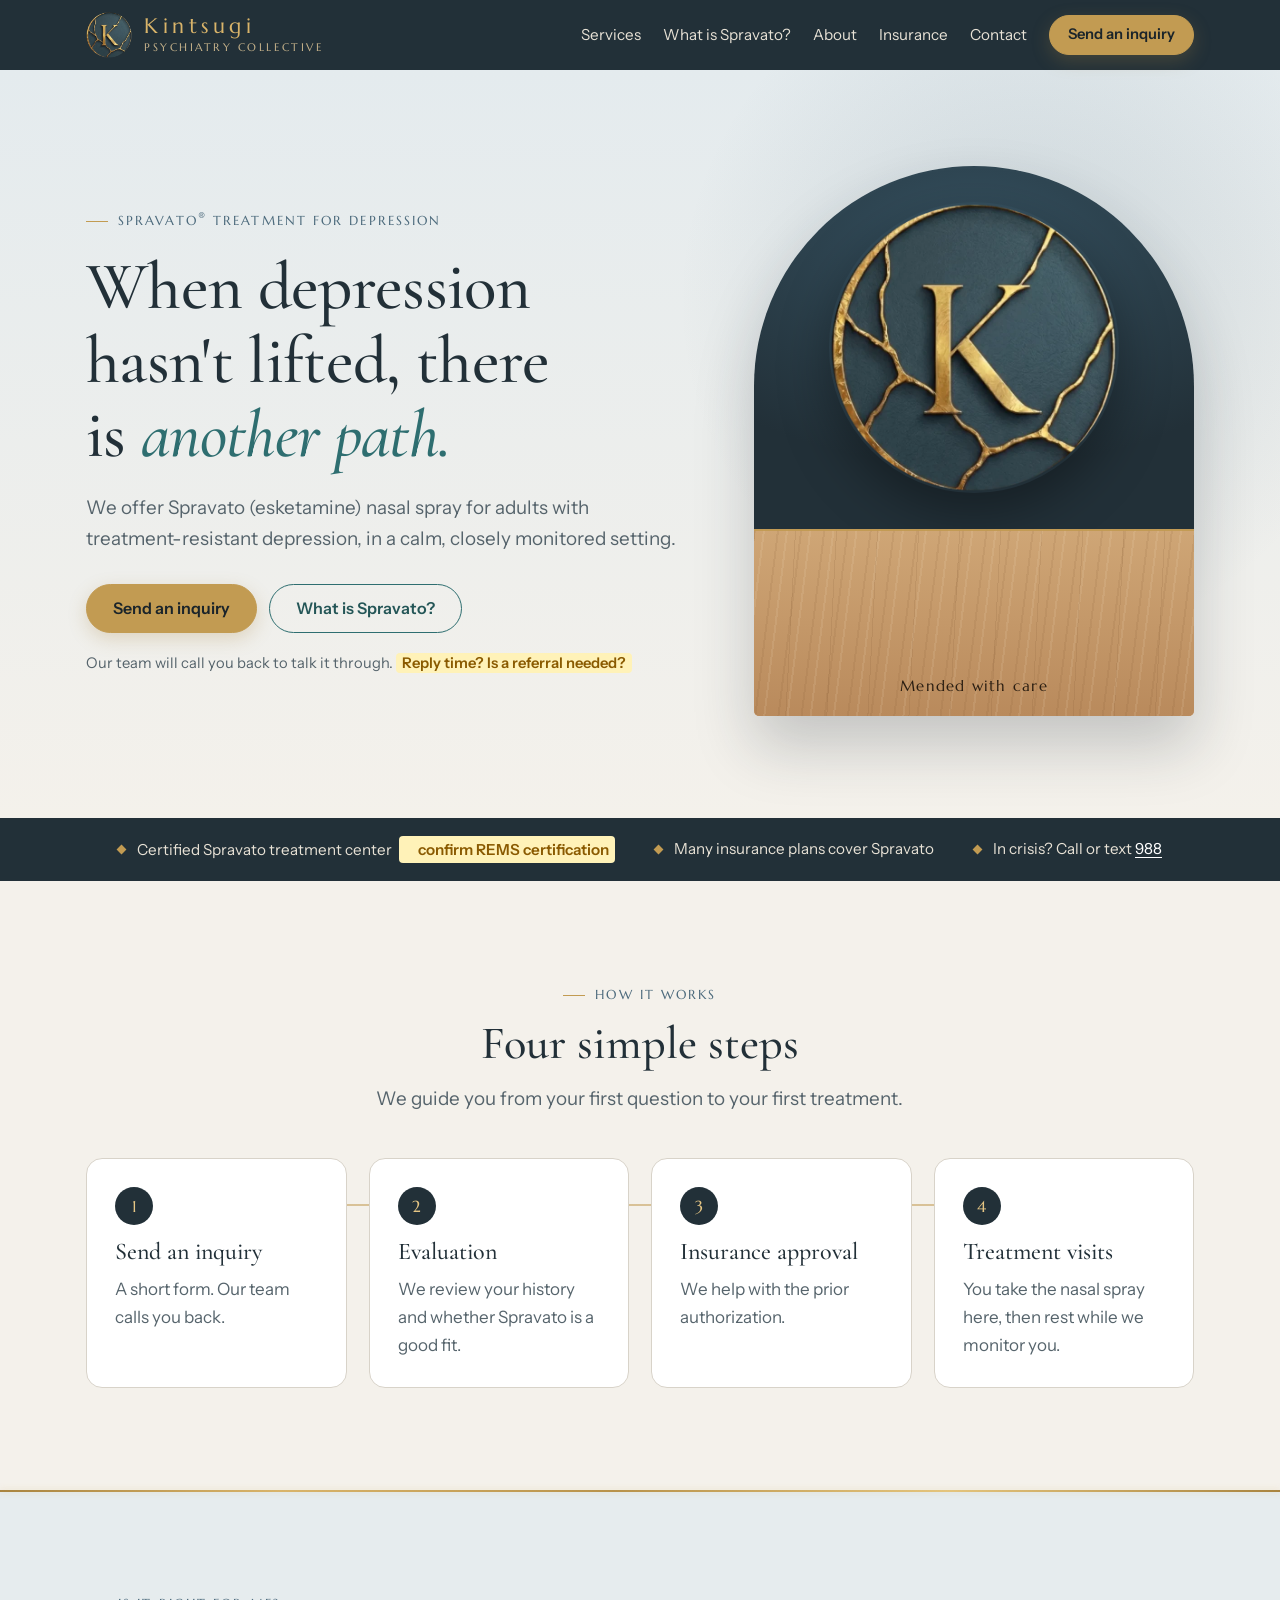
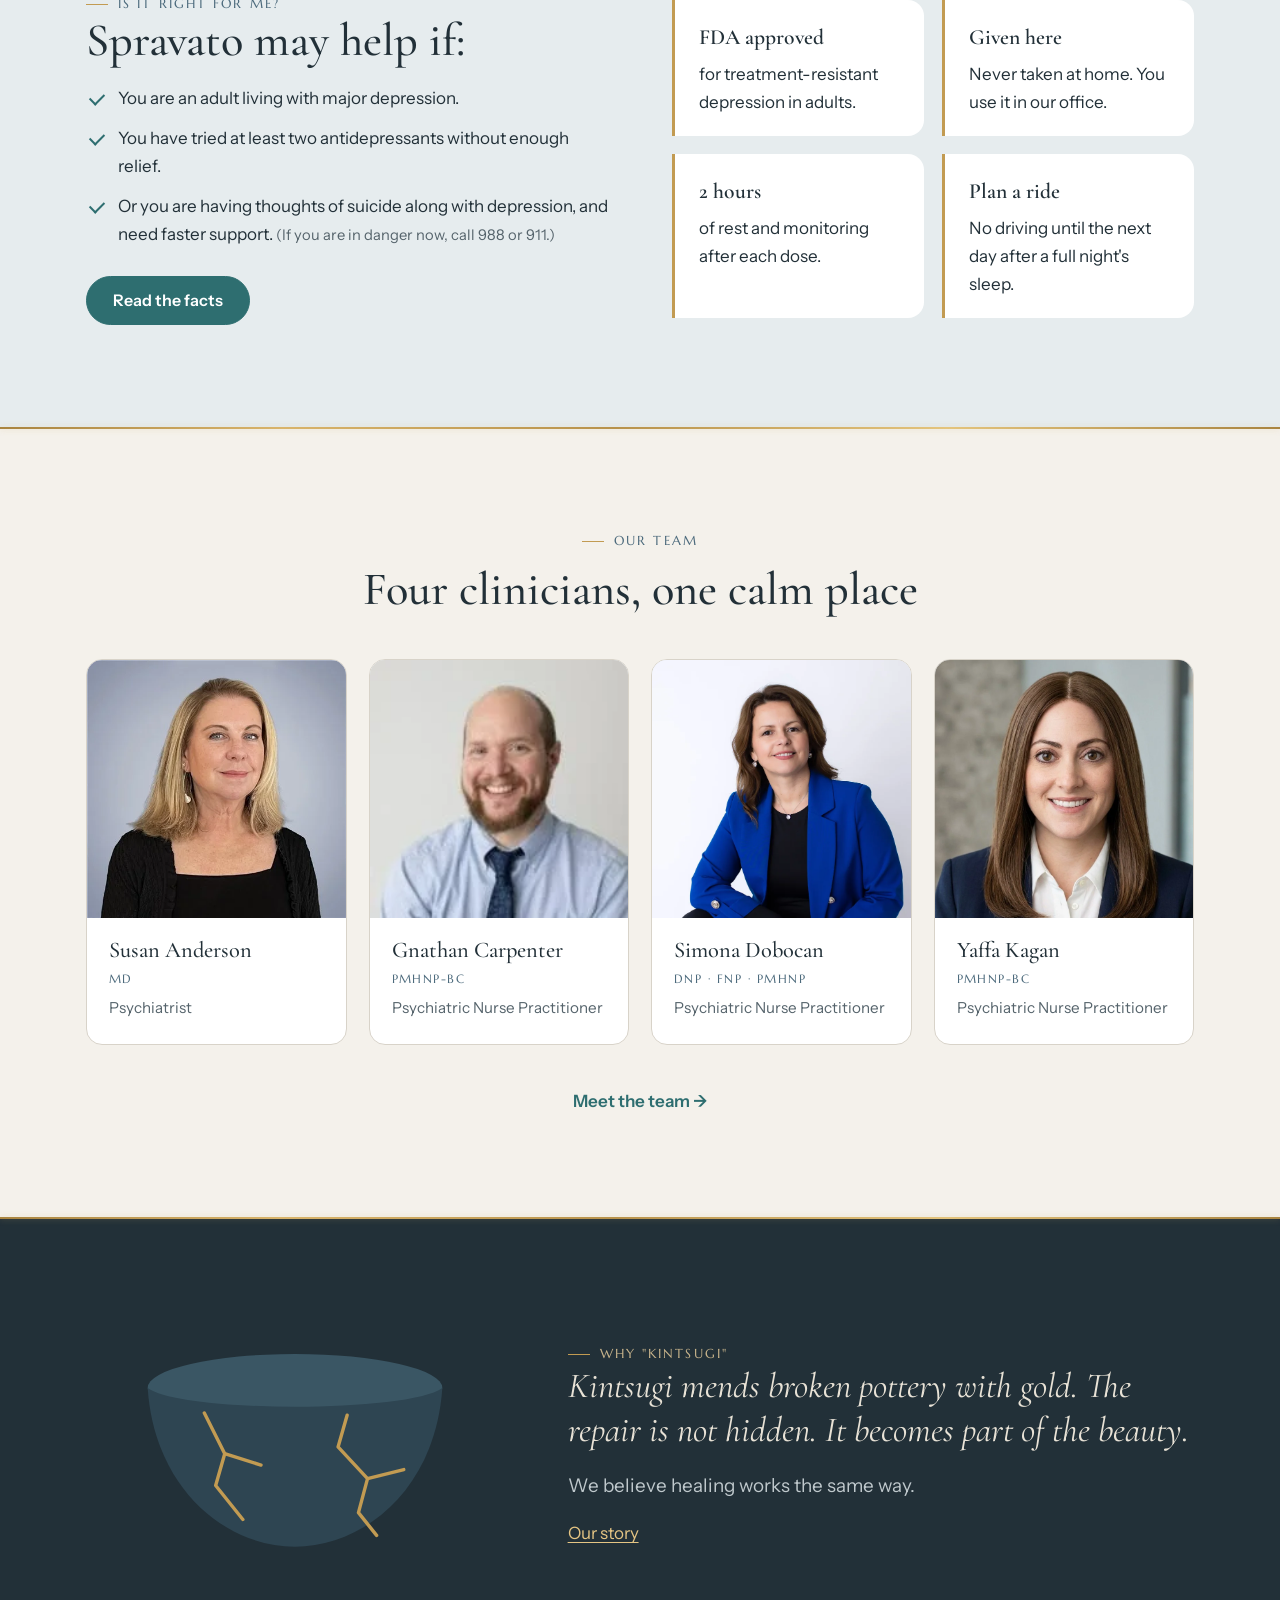
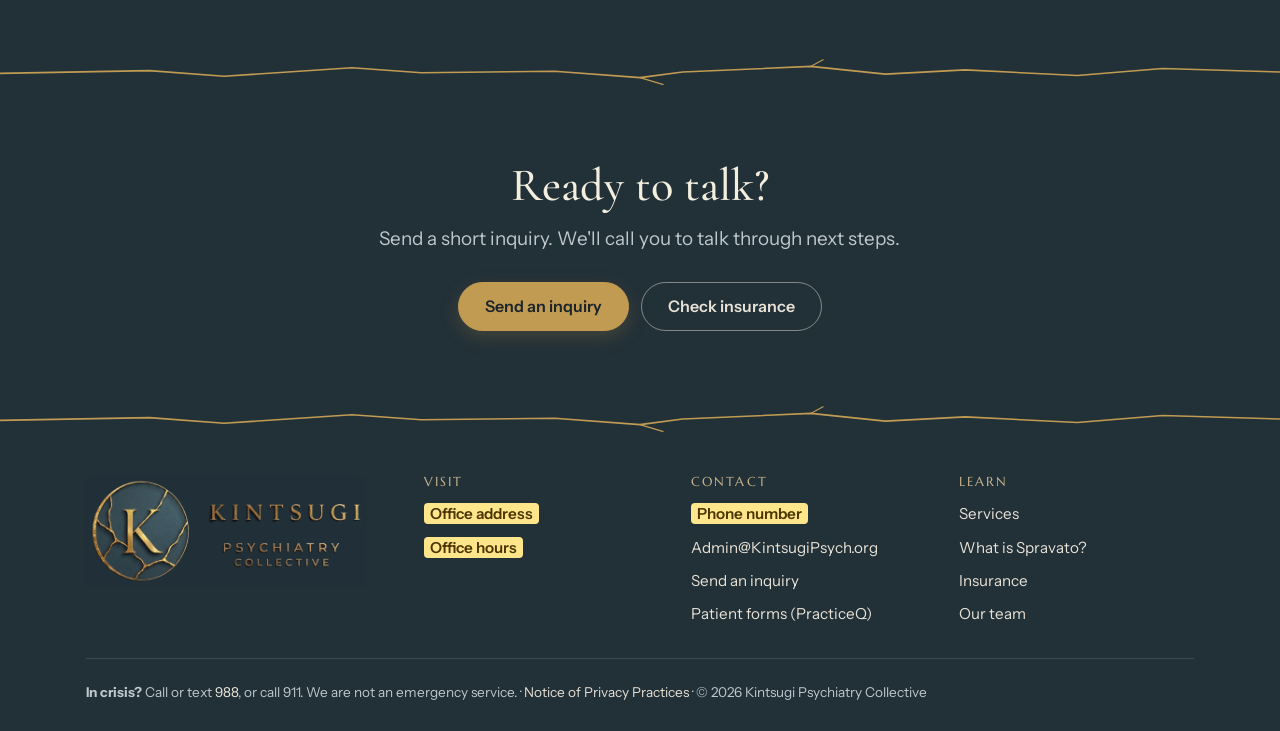
<file: index.html>
<!doctype html>
<html lang="en">
<head>
<meta charset="utf-8">
<meta name="viewport" content="width=device-width, initial-scale=1, viewport-fit=cover">
<meta name="robots" content="noindex, nofollow">
<title>Kintsugi Psychiatry Collective | Spravato Treatment for Depression</title>
<meta name="description" content="Spravato (esketamine) nasal spray treatment for adults with treatment-resistant depression, in a calm, closely monitored setting. Send us an inquiry to get started.">
<meta name="theme-color" content="#223038">
<link rel="icon" href="assets/favicon-64.png" type="image/png">
<link rel="apple-touch-icon" href="assets/apple-touch-icon.png">
<link rel="preconnect" href="https://fonts.googleapis.com"><link rel="preconnect" href="https://fonts.gstatic.com" crossorigin><link rel="stylesheet" href="https://fonts.googleapis.com/css2?family=Cormorant+Garamond:ital,wght@0,400;0,500;0,600;1,400;1,500&family=Marcellus&family=Instrument+Sans:wght@400..600&display=swap">
<link rel="stylesheet" href="styles.css">
</head>
<body class="page-home">
<header class="site-head"><div class="wrap">
  <a class="brand" href="index.html" aria-label="Kintsugi Psychiatry Collective, home"><span class="mark" aria-hidden="true"></span><span class="brand-text"><span class="brand-name">Kintsugi</span><span class="brand-sub">Psychiatry Collective</span></span></a>
  <nav class="nav" id="nav" aria-label="Main"><a href="services.html">Services</a><a href="spravato.html">What is Spravato?</a><a href="about.html">About</a><a href="insurance.html">Insurance</a><a href="contact.html">Contact</a><a class="btn btn-gold btn-small nav-cta" href="contact.html#inquiry">Send an inquiry</a></nav>
  <button class="menu-btn" id="menuBtn" aria-expanded="false" aria-controls="nav">Menu</button>
</div></header>
<main id="top">
<section class="hero">
  <div class="wrap">
    <div>
      <p class="eyebrow">Spravato<sup>®</sup> treatment for depression</p>
      <h1>When depression hasn't lifted, there is <em>another path.</em></h1>
      <p class="lede">We offer Spravato (esketamine) nasal spray for adults with treatment-resistant depression, in a calm, closely monitored setting.</p>
      <div class="btn-row">
        <a class="btn btn-gold" href="contact.html#inquiry">Send an inquiry</a>
        <a class="btn btn-ghost" href="spravato.html">What is Spravato?</a>
      </div>
      <p class="hero-note">Our team will call you back to talk it through. <span class="todo-inline">Reply time? Is a referral needed?</span></p>
    </div>
    <div class="hero-art" aria-hidden="true">
      <div class="arch">
        <div class="arch-slate"><img class="hero-mark" src="assets/mark.webp" alt="" width="640" height="640"></div>
        <div class="arch-wood wood"><p class="arch-caption">Mended with care</p></div>
      </div>
    </div>
  </div>
</section>

<div class="infostrip"><div class="wrap">
  <span><i aria-hidden="true"></i>Certified Spravato treatment center <span class="todo-inline">confirm REMS certification</span></span>
  <span><i aria-hidden="true"></i>Many insurance plans cover Spravato</span>
  <span><i aria-hidden="true"></i>In crisis? Call or text <a href="tel:988">988</a></span>
</div></div>

<section>
  <div class="wrap">
    <div class="section-head center">
      <p class="eyebrow">How it works</p>
      <h2>Four simple steps</h2>
      <p class="lede">We guide you from your first question to your first treatment.</p>
    </div>
    <div class="grid-4 steps reveal-kids">
      <div class="card"><span class="num">1</span><h3>Send an inquiry</h3><p class="muted">A short form. Our team calls you back.</p></div>
      <div class="card"><span class="num">2</span><h3>Evaluation</h3><p class="muted">We review your history and whether Spravato is a good fit.</p></div>
      <div class="card"><span class="num">3</span><h3>Insurance approval</h3><p class="muted">We help with the prior authorization.</p></div>
      <div class="card"><span class="num">4</span><h3>Treatment visits</h3><p class="muted">You take the nasal spray here, then rest while we monitor you.</p></div>
    </div>
  </div>
</section>

<div class="seam-line" aria-hidden="true"></div>
<section class="band-mist">
  <div class="wrap split">
    <div>
      <p class="eyebrow">Is it right for me?</p>
      <h2>Spravato may help if:</h2>
      <ul class="ticks">
        <li>You are an adult living with major depression.</li>
        <li>You have tried at least two antidepressants without enough relief.</li>
        <li>Or you are having thoughts of suicide along with depression, and need faster support. <span class="muted small">(If you are in danger now, call 988 or 911.)</span></li>
      </ul>
      <div class="btn-row" style="margin-top:28px"><a class="btn btn-teal" href="spravato.html">Read the facts</a></div>
    </div>
    <div class="facts reveal-kids">
      <div class="fact"><strong>FDA approved</strong>for treatment-resistant depression in adults.</div>
      <div class="fact"><strong>Given here</strong>Never taken at home. You use it in our office.</div>
      <div class="fact"><strong>2 hours</strong>of rest and monitoring after each dose.</div>
      <div class="fact"><strong>Plan a ride</strong>No driving until the next day after a full night's sleep.</div>
    </div>
  </div>
</section>
<div class="seam-line" aria-hidden="true"></div>

<section>
  <div class="wrap">
    <div class="section-head center">
      <p class="eyebrow">Our team</p>
      <h2>Four clinicians, one calm place</h2>
    </div>
    <div class="team reveal-kids">
      <a class="person" href="about.html#anderson" style="text-decoration:none;color:inherit"><img src="assets/anderson.webp" alt="Susan Anderson, MD" loading="lazy"><div class="info"><h3>Susan Anderson</h3><span class="cred">MD</span><span class="role">Psychiatrist</span></div></a>
      <a class="person" href="about.html#carpenter" style="text-decoration:none;color:inherit"><img src="assets/carpenter.webp" alt="Gnathan Carpenter, PMHNP-BC" loading="lazy"><div class="info"><h3>Gnathan Carpenter</h3><span class="cred">PMHNP-BC</span><span class="role">Psychiatric Nurse Practitioner</span></div></a>
      <a class="person" href="about.html#dobocan" style="text-decoration:none;color:inherit"><img src="assets/dobocan.webp" alt="Simona Dobocan, FNP, PMHNP, DNP" loading="lazy"><div class="info"><h3>Simona Dobocan</h3><span class="cred">DNP · FNP · PMHNP</span><span class="role">Psychiatric Nurse Practitioner</span></div></a>
      <a class="person" href="about.html#kagan" style="text-decoration:none;color:inherit"><img src="assets/kagan.webp" alt="Yaffa Kagan, PMHNP-BC" loading="lazy"><div class="info"><h3>Yaffa Kagan</h3><span class="cred">PMHNP-BC</span><span class="role">Psychiatric Nurse Practitioner</span></div></a>
    </div>
    <p class="center" style="margin-top:28px"><a class="card-link" href="about.html">Meet the team</a></p>
  </div>
</section>

<div class="seam-line" aria-hidden="true"></div>
<section class="band-slate">
  <div class="wrap meaning">
    <svg class="bowl reveal" viewBox="0 0 300 220" role="img" aria-label="A bowl mended with gold">
      <ellipse class="rim" cx="150" cy="60" rx="130" ry="30"/>
      <path class="body" d="M20 60 C 26 150, 90 200, 150 200 C 210 200, 274 150, 280 60 C 250 82, 50 82, 20 60 Z"/>
      <path class="crack" d="M70 82 L88 118 L80 146 L104 176"/>
      <path class="crack" d="M88 118 L120 128"/>
      <path class="crack" d="M196 84 L188 112 L214 140 L206 170 L222 190"/>
      <path class="crack" d="M214 140 L246 132"/>
    </svg>
    <div>
      <p class="eyebrow">Why "Kintsugi"</p>
      <blockquote>Kintsugi mends broken pottery with gold. The repair is not hidden. It becomes part of the beauty.</blockquote>
      <p class="lede" style="margin-top:18px">We believe healing works the same way.</p>
      <p style="margin-top:18px"><a href="about.html">Our story</a></p>
    </div>
  </div>
</section>

<svg class="seam" viewBox="0 0 1200 40" preserveAspectRatio="none" aria-hidden="true"><path d="M0 22 L140 18 L210 26 L330 14 L395 21 L520 19 L600 28 L640 20 L760 12 L830 23 L905 17 L1010 25 L1090 15 L1200 20"/><path class="branch" d="M600 28 L622 38"/><path class="branch" d="M760 12 L772 2"/></svg>
<section class="cta-band">
  <div class="wrap narrow">
    <h2>Ready to talk?</h2>
    <p class="lede">Send a short inquiry. We'll call you to talk through next steps.</p>
    <div class="btn-row"><a class="btn btn-gold" href="contact.html#inquiry">Send an inquiry</a><a class="btn btn-ghost" href="insurance.html">Check insurance</a></div>
  </div>
</section>
</main>
<svg class="seam" viewBox="0 0 1200 40" preserveAspectRatio="none" aria-hidden="true"><path d="M0 22 L140 18 L210 26 L330 14 L395 21 L520 19 L600 28 L640 20 L760 12 L830 23 L905 17 L1010 25 L1090 15 L1200 20"/><path class="branch" d="M600 28 L622 38"/><path class="branch" d="M760 12 L772 2"/></svg>
<footer class="site-foot"><div class="wrap">
  <div class="foot-brand"><img src="assets/logo-full.webp" alt="Kintsugi Psychiatry Collective" width="1200" height="478" loading="lazy"></div>
  <div><h3>Visit</h3><ul><li><span class="todo-inline">Office address</span></li><li><span class="todo-inline">Office hours</span></li></ul></div>
  <div><h3>Contact</h3><ul><li><span class="todo-inline">Phone number</span></li><li><a href="mailto:Admin@KintsugiPsych.org">Admin@KintsugiPsych.org</a></li><li><a href="contact.html#inquiry">Send an inquiry</a></li><li><a href="#pq-todo">Patient forms (PracticeQ)</a></li></ul></div>
  <div><h3>Learn</h3><ul><li><a href="services.html">Services</a></li><li><a href="spravato.html">What is Spravato?</a></li><li><a href="insurance.html">Insurance</a></li><li><a href="about.html">Our team</a></li></ul></div>
  <p class="fine"><strong>In crisis?</strong> Call or text <a href="tel:988">988</a>, or call 911. We are not an emergency service. · <a href="#privacy-todo">Notice of Privacy Practices</a> · © 2026 Kintsugi Psychiatry Collective</p>
</div></footer>
<div class="cta-bar"><a class="btn btn-gold" href="contact.html#inquiry">Send an inquiry</a></div>
<script>
(function(){
  var root=document.documentElement,calm=window.matchMedia('(prefers-reduced-motion: reduce)').matches;
  if(!calm&&'IntersectionObserver' in window){
    root.classList.add('motion');
    document.querySelectorAll('.section-head,.reveal-kids>*,.seam,.seam-line,.reveal').forEach(function(el,i){
      el.setAttribute('data-reveal','');var sib=el.parentElement&&el.parentElement.classList.contains('reveal-kids')?Array.prototype.indexOf.call(el.parentElement.children,el):0;el.style.setProperty('--d',Math.min(sib,6)*80+'ms');});
    var io=new IntersectionObserver(function(es){es.forEach(function(e){if(e.isIntersecting){e.target.classList.add('in');io.unobserve(e.target);}});},{rootMargin:'0px 0px -8% 0px',threshold:0.1});
    document.querySelectorAll('[data-reveal]').forEach(function(el){io.observe(el);});
  }
  var head=document.querySelector('.site-head');
  if(head){var hs=function(){head.classList.toggle('scrolled',window.scrollY>8);};hs();window.addEventListener('scroll',hs,{passive:true});}
  var b=document.getElementById('menuBtn'),n=document.getElementById('nav');
  if(b&&n)b.addEventListener('click',function(){var o=n.classList.toggle('open');b.setAttribute('aria-expanded',o);b.textContent=o?'Close':'Menu';});
  // Phone bottom bar: hidden while the page's own top buttons or the footer are on screen, so it never covers them.
  var bar=document.querySelector('.cta-bar'),hb=document.querySelector('.hero .btn-row, .page-hero'),ft=document.querySelector('.site-foot');
  if(bar&&'IntersectionObserver' in window){var seen=new Map();var bo=new IntersectionObserver(function(es){es.forEach(function(e){seen.set(e.target,e.isIntersecting);});var any=false;seen.forEach(function(v){if(v)any=true;});bar.classList.toggle('tucked',any);});if(hb)bo.observe(hb);if(ft)bo.observe(ft);}
  // Inquiry form: posts to the practice's Google Workspace (Apps Script) when an endpoint is set; otherwise shows a demo message.
  var f=document.getElementById('inquiryForm');
  if(f)f.addEventListener('submit',function(e){
    e.preventDefault();if(!f.reportValidity())return;
    var done=document.getElementById('formDone'),url=f.getAttribute('data-endpoint'),btn=f.querySelector('button[type=submit]');
    function show(){f.hidden=true;done.hidden=false;done.focus();}
    if(!url){show();return;}
    btn.disabled=true;btn.textContent='Sending…';
    fetch(url,{method:'POST',mode:'no-cors',body:new FormData(f)}).then(show).catch(function(){btn.disabled=false;btn.textContent='Send inquiry';alert('Sorry, that did not send. Please email us instead.');});
  });
})();
</script>
</body>
</html>
</file>
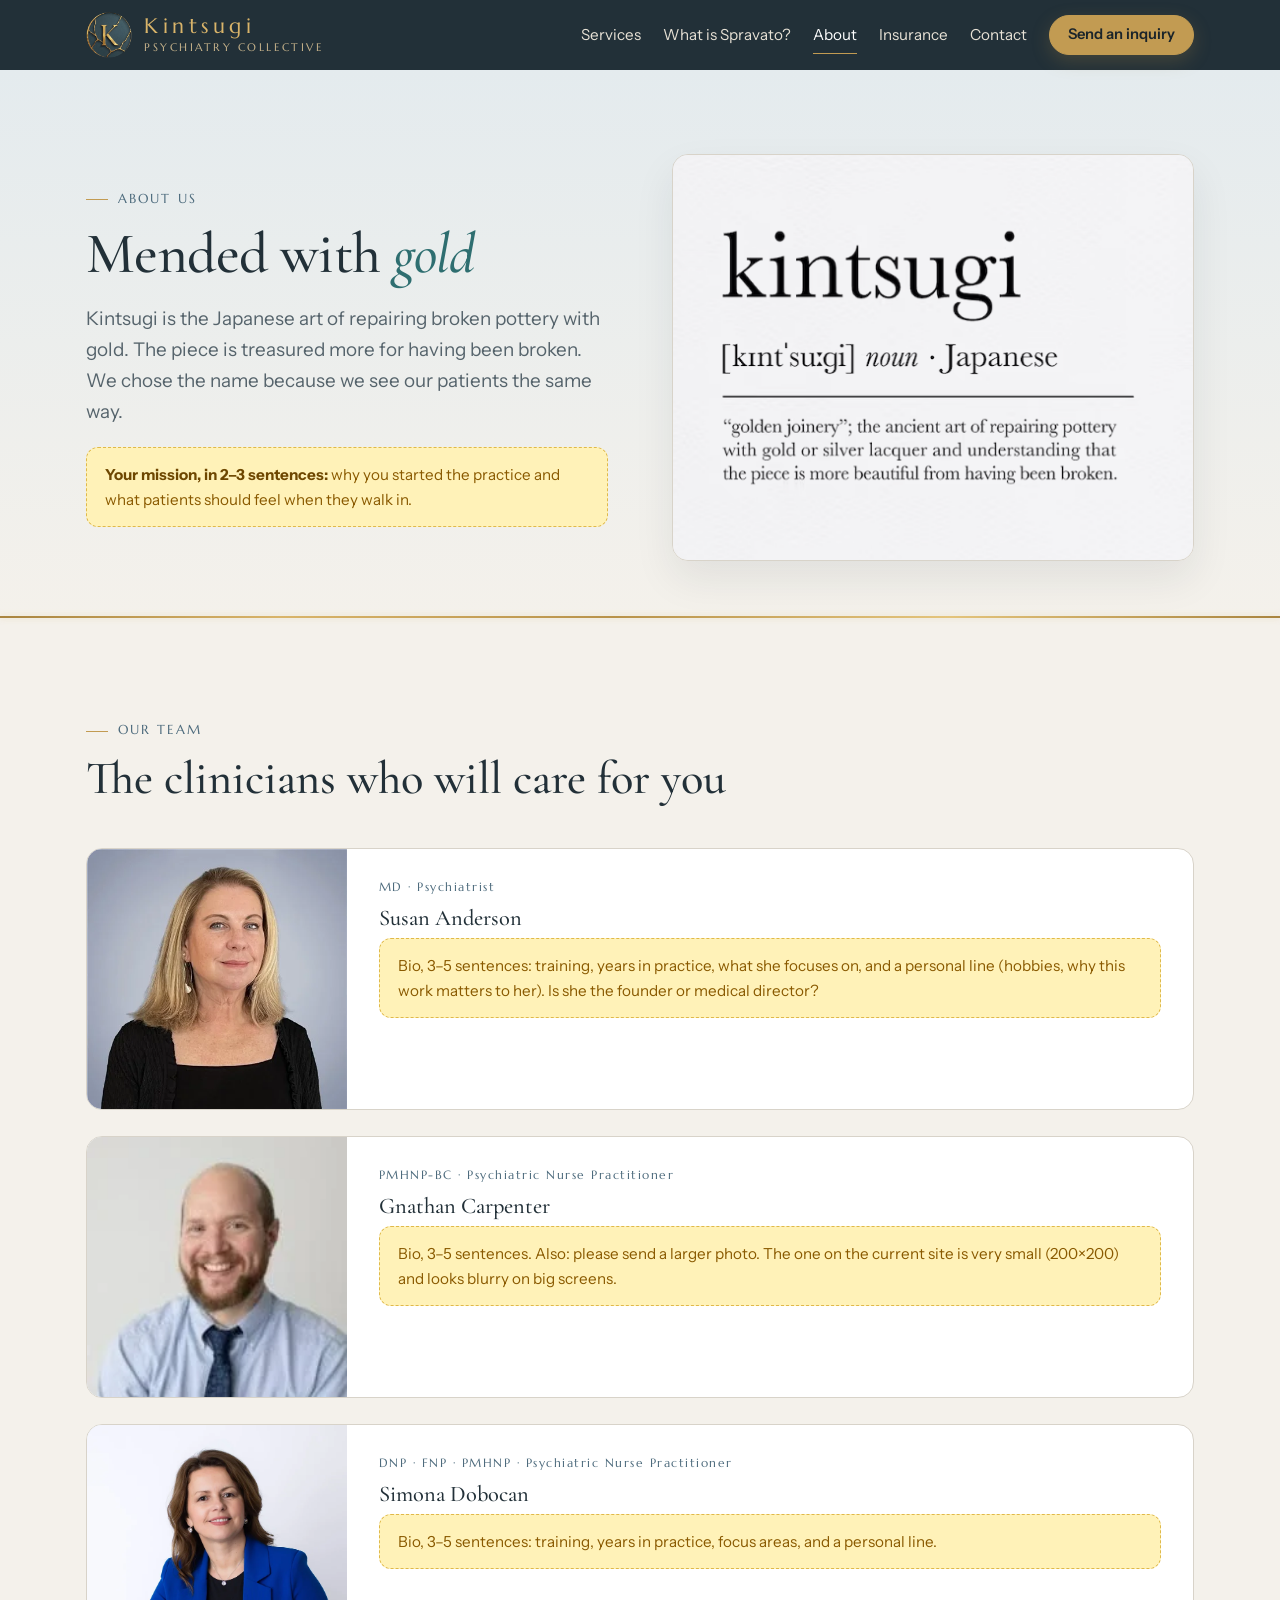
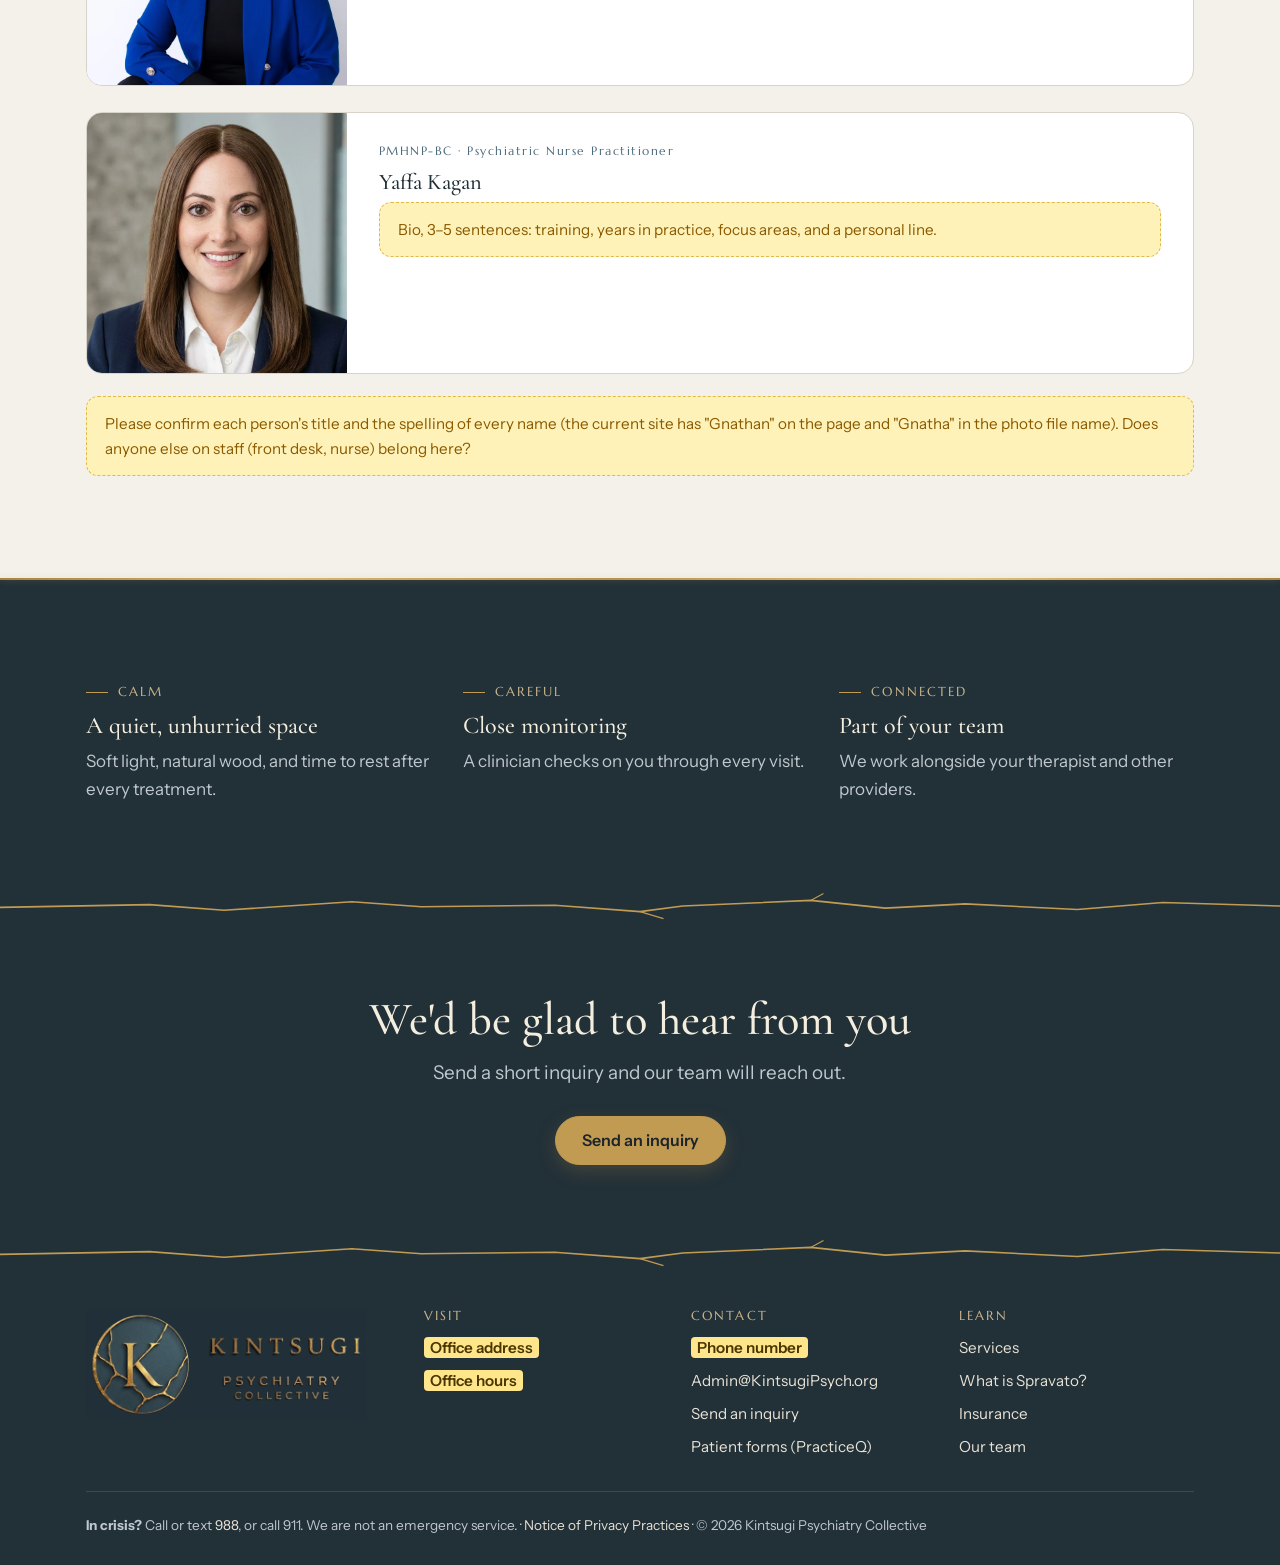
<file: about.html>
<!doctype html>
<html lang="en">
<head>
<meta charset="utf-8">
<meta name="viewport" content="width=device-width, initial-scale=1, viewport-fit=cover">
<meta name="robots" content="noindex, nofollow">
<title>About Us | Kintsugi Psychiatry Collective</title>
<meta name="description" content="Meet our psychiatrist and psychiatric nurse practitioners, and learn why we are named for the art of mending with gold.">
<meta name="theme-color" content="#223038">
<link rel="icon" href="assets/favicon-64.png" type="image/png">
<link rel="apple-touch-icon" href="assets/apple-touch-icon.png">
<link rel="preconnect" href="https://fonts.googleapis.com"><link rel="preconnect" href="https://fonts.gstatic.com" crossorigin><link rel="stylesheet" href="https://fonts.googleapis.com/css2?family=Cormorant+Garamond:ital,wght@0,400;0,500;0,600;1,400;1,500&family=Marcellus&family=Instrument+Sans:wght@400..600&display=swap">
<link rel="stylesheet" href="styles.css">
</head>
<body class="page-about">
<header class="site-head"><div class="wrap">
  <a class="brand" href="index.html" aria-label="Kintsugi Psychiatry Collective, home"><span class="mark" aria-hidden="true"></span><span class="brand-text"><span class="brand-name">Kintsugi</span><span class="brand-sub">Psychiatry Collective</span></span></a>
  <nav class="nav" id="nav" aria-label="Main"><a href="services.html">Services</a><a href="spravato.html">What is Spravato?</a><a href="about.html" aria-current="page">About</a><a href="insurance.html">Insurance</a><a href="contact.html">Contact</a><a class="btn btn-gold btn-small nav-cta" href="contact.html#inquiry">Send an inquiry</a></nav>
  <button class="menu-btn" id="menuBtn" aria-expanded="false" aria-controls="nav">Menu</button>
</div></header>
<main id="top">
<section class="page-hero">
  <div class="wrap split">
    <div>
      <p class="eyebrow">About us</p>
      <h1>Mended with <em>gold</em></h1>
      <p class="lede">Kintsugi is the Japanese art of repairing broken pottery with gold. The piece is treasured more for having been broken. We chose the name because we see our patients the same way.</p>
      <p class="todo" style="margin-top:20px"><strong>Your mission, in 2–3 sentences:</strong> why you started the practice and what patients should feel when they walk in.</p>
    </div>
    <figure style="margin:0"><img src="assets/about-screenshot.webp" alt="Dictionary entry: kintsugi, Japanese, golden joinery, the art of repairing pottery with gold or silver lacquer, understanding that the piece is more beautiful for having been broken." width="528" height="407" style="border-radius:16px;border:1px solid var(--line);box-shadow:0 18px 40px rgba(31,43,51,.08);margin-inline:auto"></figure>
  </div>
</section>

<div class="seam-line" aria-hidden="true"></div>
<section>
  <div class="wrap">
    <div class="section-head">
      <p class="eyebrow">Our team</p>
      <h2>The clinicians who will care for you</h2>
    </div>
    <div class="team team-full reveal-kids">
      <article class="person" id="anderson"><img src="assets/anderson.webp" alt="Susan Anderson, MD"><div class="info"><span class="cred">MD · Psychiatrist</span><h3>Susan Anderson</h3><p class="todo">Bio, 3–5 sentences: training, years in practice, what she focuses on, and a personal line (hobbies, why this work matters to her). Is she the founder or medical director?</p></div></article>
      <article class="person" id="carpenter"><img src="assets/carpenter.webp" alt="Gnathan Carpenter, PMHNP-BC"><div class="info"><span class="cred">PMHNP-BC · Psychiatric Nurse Practitioner</span><h3>Gnathan Carpenter</h3><p class="todo">Bio, 3–5 sentences. Also: please send a larger photo. The one on the current site is very small (200×200) and looks blurry on big screens.</p></div></article>
      <article class="person" id="dobocan"><img src="assets/dobocan.webp" alt="Simona Dobocan, FNP, PMHNP, DNP"><div class="info"><span class="cred">DNP · FNP · PMHNP · Psychiatric Nurse Practitioner</span><h3>Simona Dobocan</h3><p class="todo">Bio, 3–5 sentences: training, years in practice, focus areas, and a personal line.</p></div></article>
      <article class="person" id="kagan"><img src="assets/kagan.webp" alt="Yaffa Kagan, PMHNP-BC"><div class="info"><span class="cred">PMHNP-BC · Psychiatric Nurse Practitioner</span><h3>Yaffa Kagan</h3><p class="todo">Bio, 3–5 sentences: training, years in practice, focus areas, and a personal line.</p></div></article>
    </div>
    <p class="todo" style="margin-top:22px">Please confirm each person's title and the spelling of every name (the current site has "Gnathan" on the page and "Gnatha" in the photo file name). Does anyone else on staff (front desk, nurse) belong here?</p>
  </div>
</section>

<div class="seam-line" aria-hidden="true"></div>
<section class="band-slate">
  <div class="wrap grid-3 reveal-kids">
    <div><p class="eyebrow">Calm</p><h3 style="margin:10px 0 8px">A quiet, unhurried space</h3><p class="muted">Soft light, natural wood, and time to rest after every treatment.</p></div>
    <div><p class="eyebrow">Careful</p><h3 style="margin:10px 0 8px">Close monitoring</h3><p class="muted">A clinician checks on you through every visit.</p></div>
    <div><p class="eyebrow">Connected</p><h3 style="margin:10px 0 8px">Part of your team</h3><p class="muted">We work alongside your therapist and other providers.</p></div>
  </div>
</section>

<svg class="seam" viewBox="0 0 1200 40" preserveAspectRatio="none" aria-hidden="true"><path d="M0 22 L140 18 L210 26 L330 14 L395 21 L520 19 L600 28 L640 20 L760 12 L830 23 L905 17 L1010 25 L1090 15 L1200 20"/><path class="branch" d="M600 28 L622 38"/><path class="branch" d="M760 12 L772 2"/></svg>
<section class="cta-band">
  <div class="wrap narrow">
    <h2>We'd be glad to hear from you</h2>
    <p class="lede">Send a short inquiry and our team will reach out.</p>
    <div class="btn-row"><a class="btn btn-gold" href="contact.html#inquiry">Send an inquiry</a></div>
  </div>
</section>
</main>
<svg class="seam" viewBox="0 0 1200 40" preserveAspectRatio="none" aria-hidden="true"><path d="M0 22 L140 18 L210 26 L330 14 L395 21 L520 19 L600 28 L640 20 L760 12 L830 23 L905 17 L1010 25 L1090 15 L1200 20"/><path class="branch" d="M600 28 L622 38"/><path class="branch" d="M760 12 L772 2"/></svg>
<footer class="site-foot"><div class="wrap">
  <div class="foot-brand"><img src="assets/logo-full.webp" alt="Kintsugi Psychiatry Collective" width="1200" height="478" loading="lazy"></div>
  <div><h3>Visit</h3><ul><li><span class="todo-inline">Office address</span></li><li><span class="todo-inline">Office hours</span></li></ul></div>
  <div><h3>Contact</h3><ul><li><span class="todo-inline">Phone number</span></li><li><a href="mailto:Admin@KintsugiPsych.org">Admin@KintsugiPsych.org</a></li><li><a href="contact.html#inquiry">Send an inquiry</a></li><li><a href="#pq-todo">Patient forms (PracticeQ)</a></li></ul></div>
  <div><h3>Learn</h3><ul><li><a href="services.html">Services</a></li><li><a href="spravato.html">What is Spravato?</a></li><li><a href="insurance.html">Insurance</a></li><li><a href="about.html">Our team</a></li></ul></div>
  <p class="fine"><strong>In crisis?</strong> Call or text <a href="tel:988">988</a>, or call 911. We are not an emergency service. · <a href="#privacy-todo">Notice of Privacy Practices</a> · © 2026 Kintsugi Psychiatry Collective</p>
</div></footer>
<div class="cta-bar"><a class="btn btn-gold" href="contact.html#inquiry">Send an inquiry</a></div>
<script>
(function(){
  var root=document.documentElement,calm=window.matchMedia('(prefers-reduced-motion: reduce)').matches;
  if(!calm&&'IntersectionObserver' in window){
    root.classList.add('motion');
    document.querySelectorAll('.section-head,.reveal-kids>*,.seam,.seam-line,.reveal').forEach(function(el,i){
      el.setAttribute('data-reveal','');var sib=el.parentElement&&el.parentElement.classList.contains('reveal-kids')?Array.prototype.indexOf.call(el.parentElement.children,el):0;el.style.setProperty('--d',Math.min(sib,6)*80+'ms');});
    var io=new IntersectionObserver(function(es){es.forEach(function(e){if(e.isIntersecting){e.target.classList.add('in');io.unobserve(e.target);}});},{rootMargin:'0px 0px -8% 0px',threshold:0.1});
    document.querySelectorAll('[data-reveal]').forEach(function(el){io.observe(el);});
  }
  var head=document.querySelector('.site-head');
  if(head){var hs=function(){head.classList.toggle('scrolled',window.scrollY>8);};hs();window.addEventListener('scroll',hs,{passive:true});}
  var b=document.getElementById('menuBtn'),n=document.getElementById('nav');
  if(b&&n)b.addEventListener('click',function(){var o=n.classList.toggle('open');b.setAttribute('aria-expanded',o);b.textContent=o?'Close':'Menu';});
  // Phone bottom bar: hidden while the page's own top buttons or the footer are on screen, so it never covers them.
  var bar=document.querySelector('.cta-bar'),hb=document.querySelector('.hero .btn-row, .page-hero'),ft=document.querySelector('.site-foot');
  if(bar&&'IntersectionObserver' in window){var seen=new Map();var bo=new IntersectionObserver(function(es){es.forEach(function(e){seen.set(e.target,e.isIntersecting);});var any=false;seen.forEach(function(v){if(v)any=true;});bar.classList.toggle('tucked',any);});if(hb)bo.observe(hb);if(ft)bo.observe(ft);}
  // Inquiry form: posts to the practice's Google Workspace (Apps Script) when an endpoint is set; otherwise shows a demo message.
  var f=document.getElementById('inquiryForm');
  if(f)f.addEventListener('submit',function(e){
    e.preventDefault();if(!f.reportValidity())return;
    var done=document.getElementById('formDone'),url=f.getAttribute('data-endpoint'),btn=f.querySelector('button[type=submit]');
    function show(){f.hidden=true;done.hidden=false;done.focus();}
    if(!url){show();return;}
    btn.disabled=true;btn.textContent='Sending…';
    fetch(url,{method:'POST',mode:'no-cors',body:new FormData(f)}).then(show).catch(function(){btn.disabled=false;btn.textContent='Send inquiry';alert('Sorry, that did not send. Please email us instead.');});
  });
})();
</script>
</body>
</html>
</file>
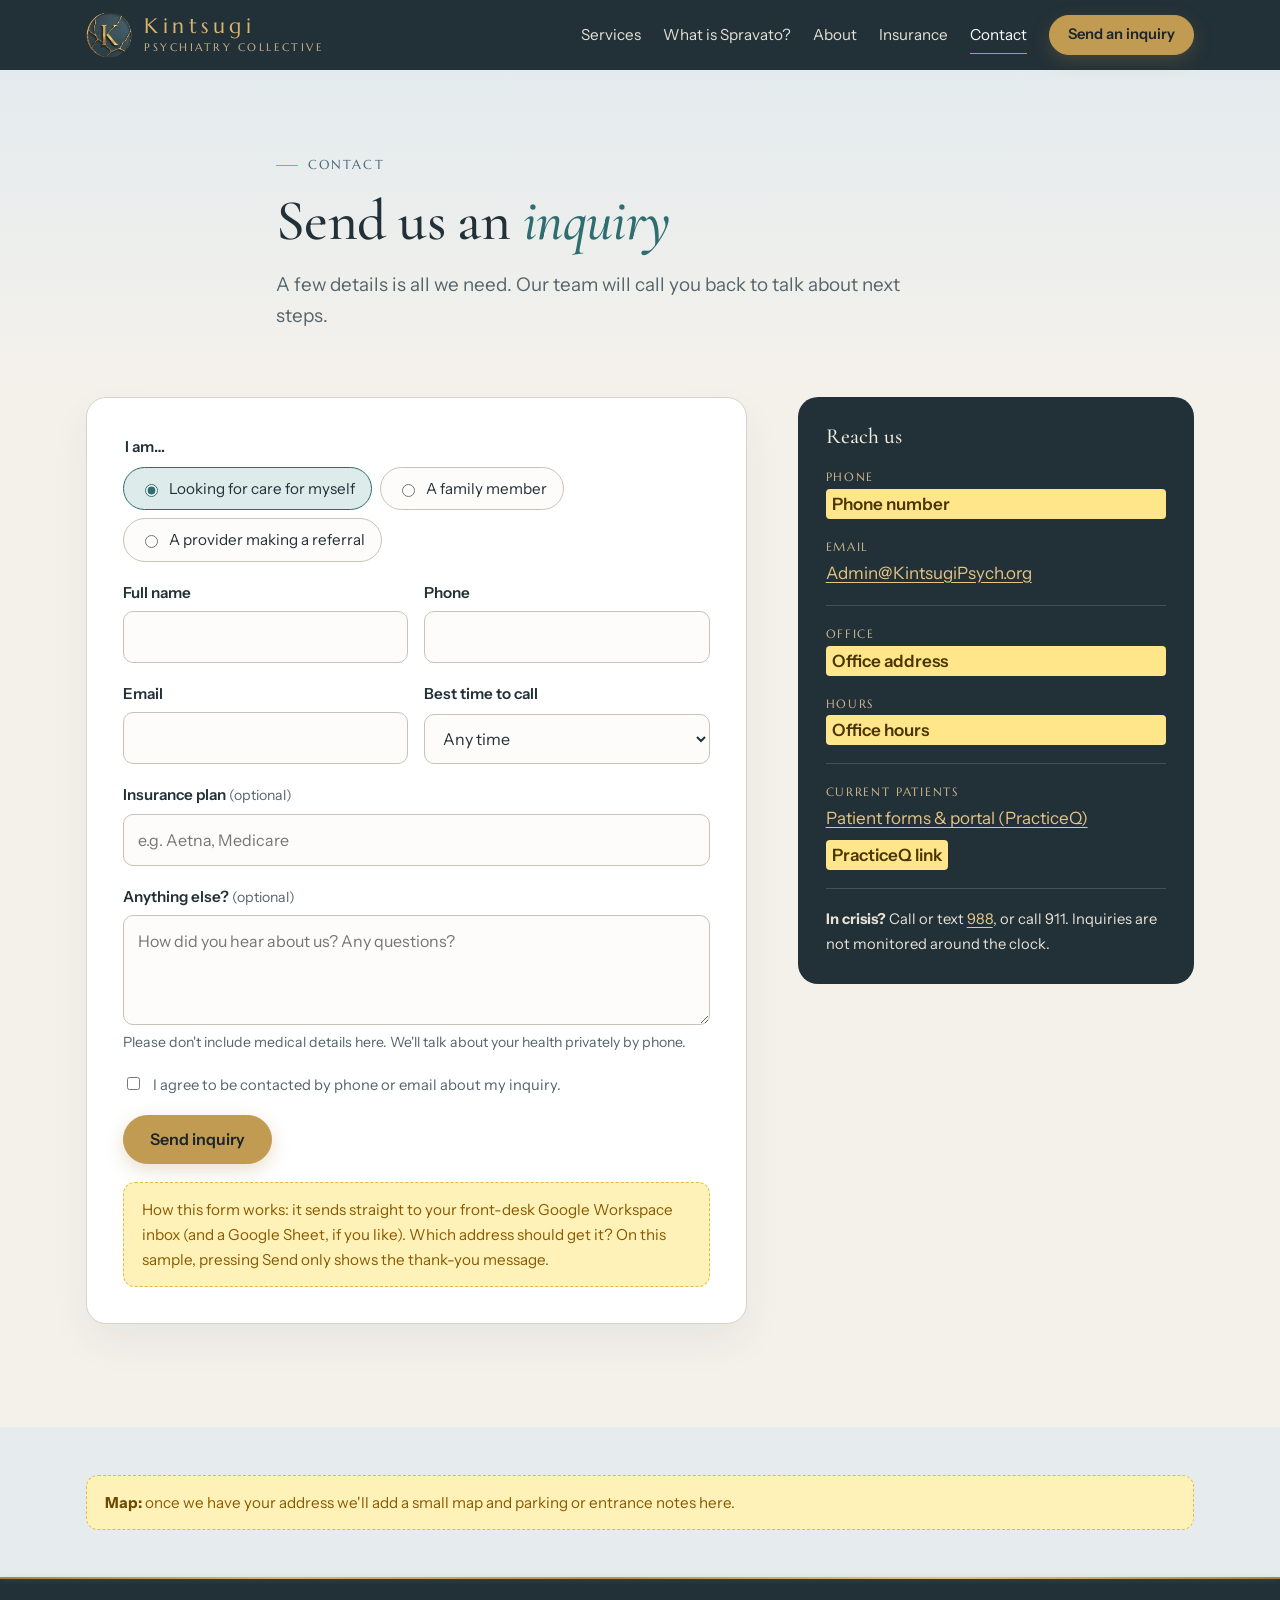
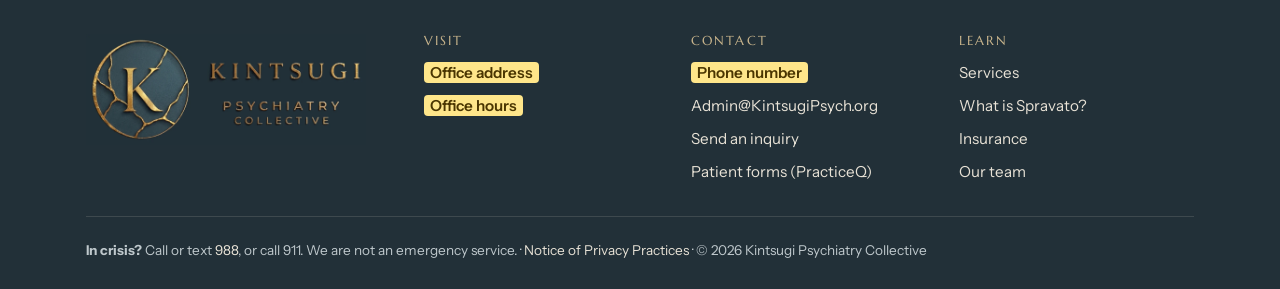
<file: contact.html>
<!doctype html>
<html lang="en">
<head>
<meta charset="utf-8">
<meta name="viewport" content="width=device-width, initial-scale=1, viewport-fit=cover">
<meta name="robots" content="noindex, nofollow">
<title>Contact & Inquiry | Kintsugi Psychiatry Collective</title>
<meta name="description" content="Send an inquiry and our team will reach out to talk through next steps.">
<meta name="theme-color" content="#223038">
<link rel="icon" href="assets/favicon-64.png" type="image/png">
<link rel="apple-touch-icon" href="assets/apple-touch-icon.png">
<link rel="preconnect" href="https://fonts.googleapis.com"><link rel="preconnect" href="https://fonts.gstatic.com" crossorigin><link rel="stylesheet" href="https://fonts.googleapis.com/css2?family=Cormorant+Garamond:ital,wght@0,400;0,500;0,600;1,400;1,500&family=Marcellus&family=Instrument+Sans:wght@400..600&display=swap">
<link rel="stylesheet" href="styles.css">
</head>
<body class="page-contact">
<header class="site-head"><div class="wrap">
  <a class="brand" href="index.html" aria-label="Kintsugi Psychiatry Collective, home"><span class="mark" aria-hidden="true"></span><span class="brand-text"><span class="brand-name">Kintsugi</span><span class="brand-sub">Psychiatry Collective</span></span></a>
  <nav class="nav" id="nav" aria-label="Main"><a href="services.html">Services</a><a href="spravato.html">What is Spravato?</a><a href="about.html">About</a><a href="insurance.html">Insurance</a><a href="contact.html" aria-current="page">Contact</a><a class="btn btn-gold btn-small nav-cta" href="contact.html#inquiry">Send an inquiry</a></nav>
  <button class="menu-btn" id="menuBtn" aria-expanded="false" aria-controls="nav">Menu</button>
</div></header>
<main id="top">
<section class="page-hero">
  <div class="wrap narrow">
    <p class="eyebrow">Contact</p>
    <h1>Send us an <em>inquiry</em></h1>
    <p class="lede">A few details is all we need. Our team will call you back to talk about next steps.</p>
  </div>
</section>

<section style="padding-top:10px" id="inquiry">
  <div class="wrap contact-grid">
    <div>
      <form class="inquiry" id="inquiryForm" data-endpoint="" novalidate>
        <fieldset>
          <legend>I am…</legend>
          <div class="choices">
            <label><input type="radio" name="who" value="Patient" required checked> Looking for care for myself</label>
            <label><input type="radio" name="who" value="Family member"> A family member</label>
            <label><input type="radio" name="who" value="Provider"> A provider making a referral</label>
          </div>
        </fieldset>
        <div class="field-row">
          <div class="field"><label for="f-name">Full name</label><input id="f-name" name="name" type="text" autocomplete="name" required></div>
          <div class="field"><label for="f-phone">Phone</label><input id="f-phone" name="phone" type="tel" autocomplete="tel" required></div>
        </div>
        <div class="field-row">
          <div class="field"><label for="f-email">Email</label><input id="f-email" name="email" type="email" autocomplete="email" required></div>
          <div class="field"><label for="f-time">Best time to call</label>
            <select id="f-time" name="best_time"><option>Any time</option><option>Morning</option><option>Afternoon</option><option>Evening</option></select></div>
        </div>
        <div class="field"><label for="f-ins">Insurance plan <span class="hint">(optional)</span></label><input id="f-ins" name="insurance" type="text" placeholder="e.g. Aetna, Medicare"></div>
        <div class="field">
          <label for="f-msg">Anything else? <span class="hint">(optional)</span></label>
          <textarea id="f-msg" name="message" placeholder="How did you hear about us? Any questions?"></textarea>
          <span class="hint">Please don't include medical details here. We'll talk about your health privately by phone.</span>
        </div>
        <label class="consent"><input type="checkbox" name="consent" value="yes" required> I agree to be contacted by phone or email about my inquiry.</label>
        <div class="btn-row"><button class="btn btn-gold" type="submit">Send inquiry</button></div>
        <p class="todo">How this form works: it sends straight to your front-desk Google Workspace inbox (and a Google Sheet, if you like). Which address should get it? On this sample, pressing Send only shows the thank-you message.</p>
      </form>
      <div class="form-done" id="formDone" hidden tabindex="-1">
        <h2>Thank you</h2>
        <p class="lede" style="margin:0 auto">We got your inquiry and will call you soon.</p>
        <p class="muted small" style="margin-top:16px">If you are in crisis, call or text <a href="tel:988">988</a>, or call 911.</p>
      </div>
    </div>

    <aside class="side-card">
      <h3>Reach us</h3>
      <div class="row"><span class="lbl">Phone</span><span class="todo-inline">Phone number</span></div>
      <div class="row"><span class="lbl">Email</span><a href="mailto:Admin@KintsugiPsych.org">Admin@KintsugiPsych.org</a></div>
      <hr>
      <div class="row"><span class="lbl">Office</span><span class="todo-inline">Office address</span></div>
      <div class="row"><span class="lbl">Hours</span><span class="todo-inline">Office hours</span></div>
      <hr>
      <div class="row"><span class="lbl">Current patients</span><a href="#pq-todo">Patient forms &amp; portal (PracticeQ)</a><span class="todo-inline" style="margin-top:6px;justify-self:start">PracticeQ link</span></div>
      <hr>
      <p class="small"><strong>In crisis?</strong> Call or text <a href="tel:988">988</a>, or call 911. Inquiries are not monitored around the clock.</p>
    </aside>
  </div>
</section>

<section class="band-mist" style="padding:48px 0"><div class="wrap"><p class="todo"><strong>Map:</strong> once we have your address we'll add a small map and parking or entrance notes here.</p></div></section>

<script>
  // Pre-select "provider" when coming from the referral button.
  if (/[?&]who=provider/.test(location.search)) { var r = document.querySelector('input[name=who][value=Provider]'); if (r) r.checked = true; }
</script>
</main>
<div class="seam-line" aria-hidden="true"></div>
<footer class="site-foot"><div class="wrap">
  <div class="foot-brand"><img src="assets/logo-full.webp" alt="Kintsugi Psychiatry Collective" width="1200" height="478" loading="lazy"></div>
  <div><h3>Visit</h3><ul><li><span class="todo-inline">Office address</span></li><li><span class="todo-inline">Office hours</span></li></ul></div>
  <div><h3>Contact</h3><ul><li><span class="todo-inline">Phone number</span></li><li><a href="mailto:Admin@KintsugiPsych.org">Admin@KintsugiPsych.org</a></li><li><a href="contact.html#inquiry">Send an inquiry</a></li><li><a href="#pq-todo">Patient forms (PracticeQ)</a></li></ul></div>
  <div><h3>Learn</h3><ul><li><a href="services.html">Services</a></li><li><a href="spravato.html">What is Spravato?</a></li><li><a href="insurance.html">Insurance</a></li><li><a href="about.html">Our team</a></li></ul></div>
  <p class="fine"><strong>In crisis?</strong> Call or text <a href="tel:988">988</a>, or call 911. We are not an emergency service. · <a href="#privacy-todo">Notice of Privacy Practices</a> · © 2026 Kintsugi Psychiatry Collective</p>
</div></footer>
<div class="cta-bar"><a class="btn btn-gold" href="contact.html#inquiry">Send an inquiry</a></div>
<script>
(function(){
  var root=document.documentElement,calm=window.matchMedia('(prefers-reduced-motion: reduce)').matches;
  if(!calm&&'IntersectionObserver' in window){
    root.classList.add('motion');
    document.querySelectorAll('.section-head,.reveal-kids>*,.seam,.seam-line,.reveal').forEach(function(el,i){
      el.setAttribute('data-reveal','');var sib=el.parentElement&&el.parentElement.classList.contains('reveal-kids')?Array.prototype.indexOf.call(el.parentElement.children,el):0;el.style.setProperty('--d',Math.min(sib,6)*80+'ms');});
    var io=new IntersectionObserver(function(es){es.forEach(function(e){if(e.isIntersecting){e.target.classList.add('in');io.unobserve(e.target);}});},{rootMargin:'0px 0px -8% 0px',threshold:0.1});
    document.querySelectorAll('[data-reveal]').forEach(function(el){io.observe(el);});
  }
  var head=document.querySelector('.site-head');
  if(head){var hs=function(){head.classList.toggle('scrolled',window.scrollY>8);};hs();window.addEventListener('scroll',hs,{passive:true});}
  var b=document.getElementById('menuBtn'),n=document.getElementById('nav');
  if(b&&n)b.addEventListener('click',function(){var o=n.classList.toggle('open');b.setAttribute('aria-expanded',o);b.textContent=o?'Close':'Menu';});
  // Phone bottom bar: hidden while the page's own top buttons or the footer are on screen, so it never covers them.
  var bar=document.querySelector('.cta-bar'),hb=document.querySelector('.hero .btn-row, .page-hero'),ft=document.querySelector('.site-foot');
  if(bar&&'IntersectionObserver' in window){var seen=new Map();var bo=new IntersectionObserver(function(es){es.forEach(function(e){seen.set(e.target,e.isIntersecting);});var any=false;seen.forEach(function(v){if(v)any=true;});bar.classList.toggle('tucked',any);});if(hb)bo.observe(hb);if(ft)bo.observe(ft);}
  // Inquiry form: posts to the practice's Google Workspace (Apps Script) when an endpoint is set; otherwise shows a demo message.
  var f=document.getElementById('inquiryForm');
  if(f)f.addEventListener('submit',function(e){
    e.preventDefault();if(!f.reportValidity())return;
    var done=document.getElementById('formDone'),url=f.getAttribute('data-endpoint'),btn=f.querySelector('button[type=submit]');
    function show(){f.hidden=true;done.hidden=false;done.focus();}
    if(!url){show();return;}
    btn.disabled=true;btn.textContent='Sending…';
    fetch(url,{method:'POST',mode:'no-cors',body:new FormData(f)}).then(show).catch(function(){btn.disabled=false;btn.textContent='Send inquiry';alert('Sorry, that did not send. Please email us instead.');});
  });
})();
</script>
</body>
</html>
</file>
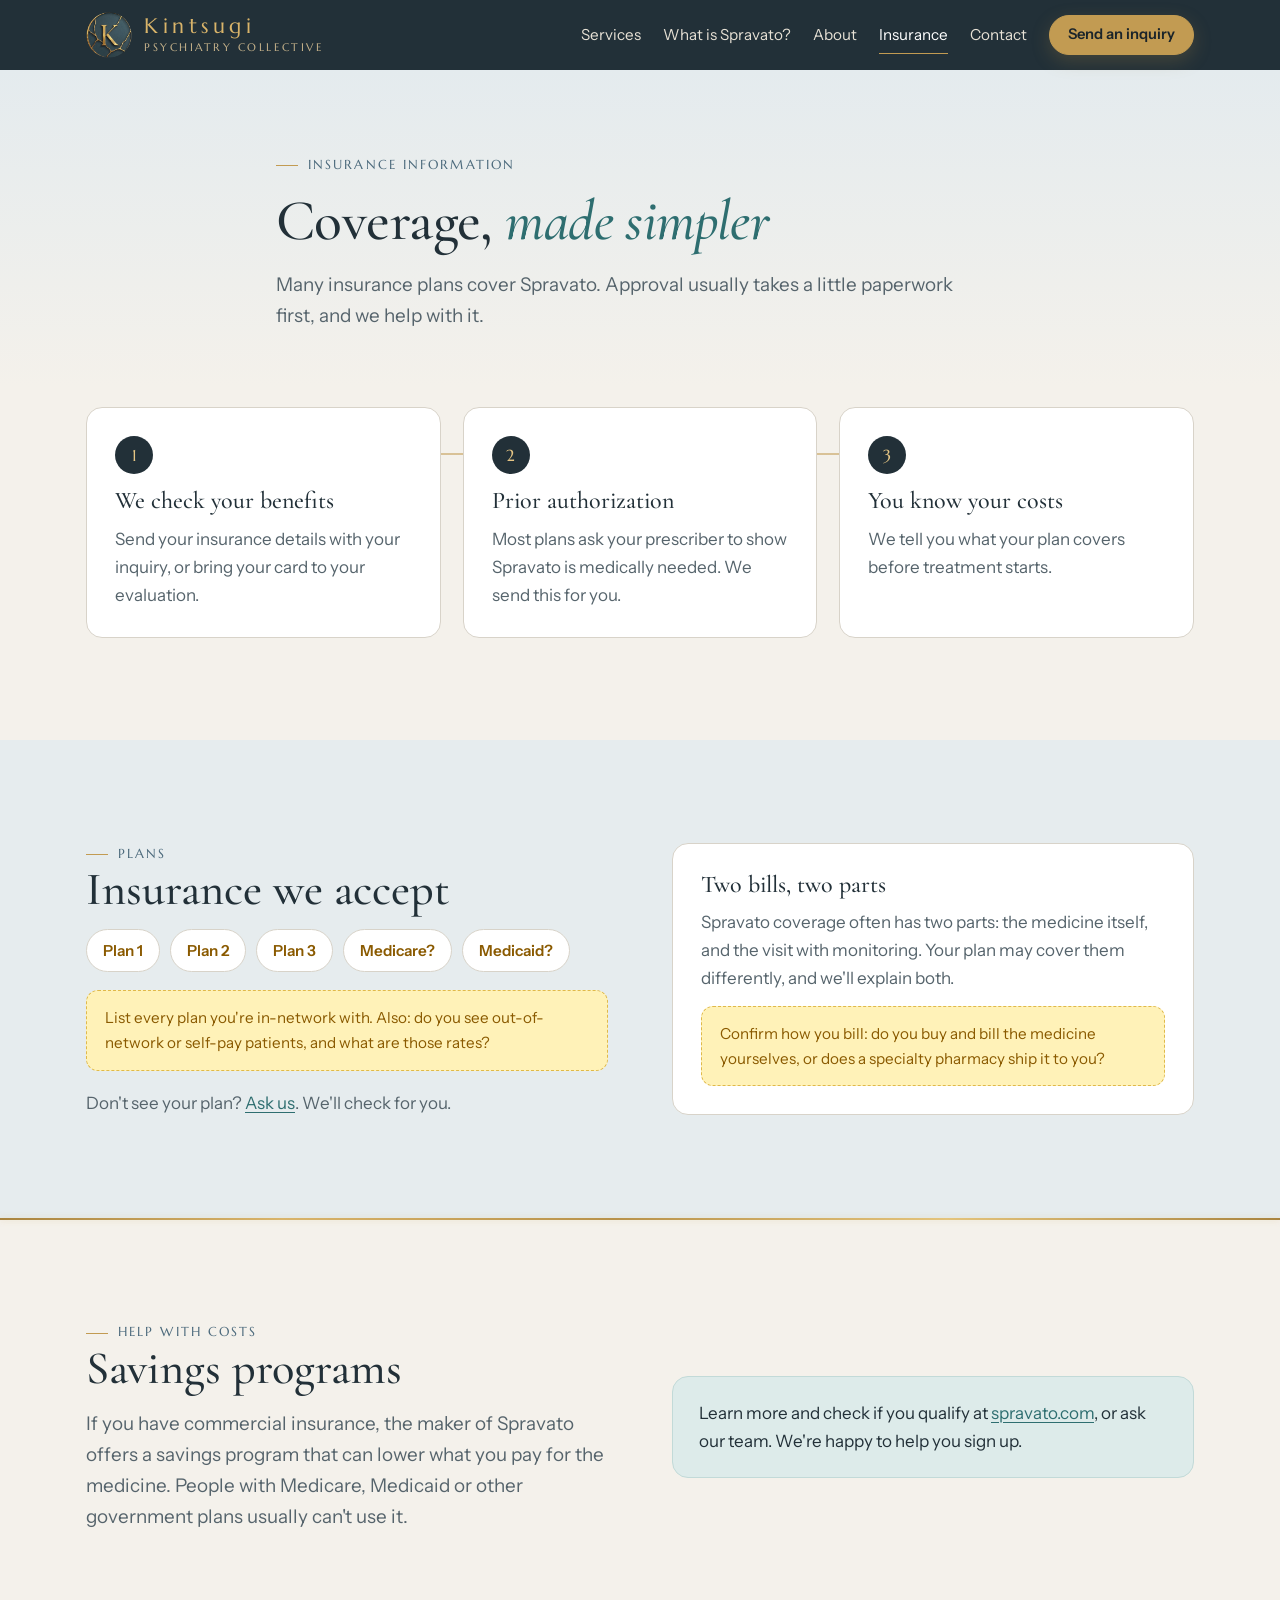
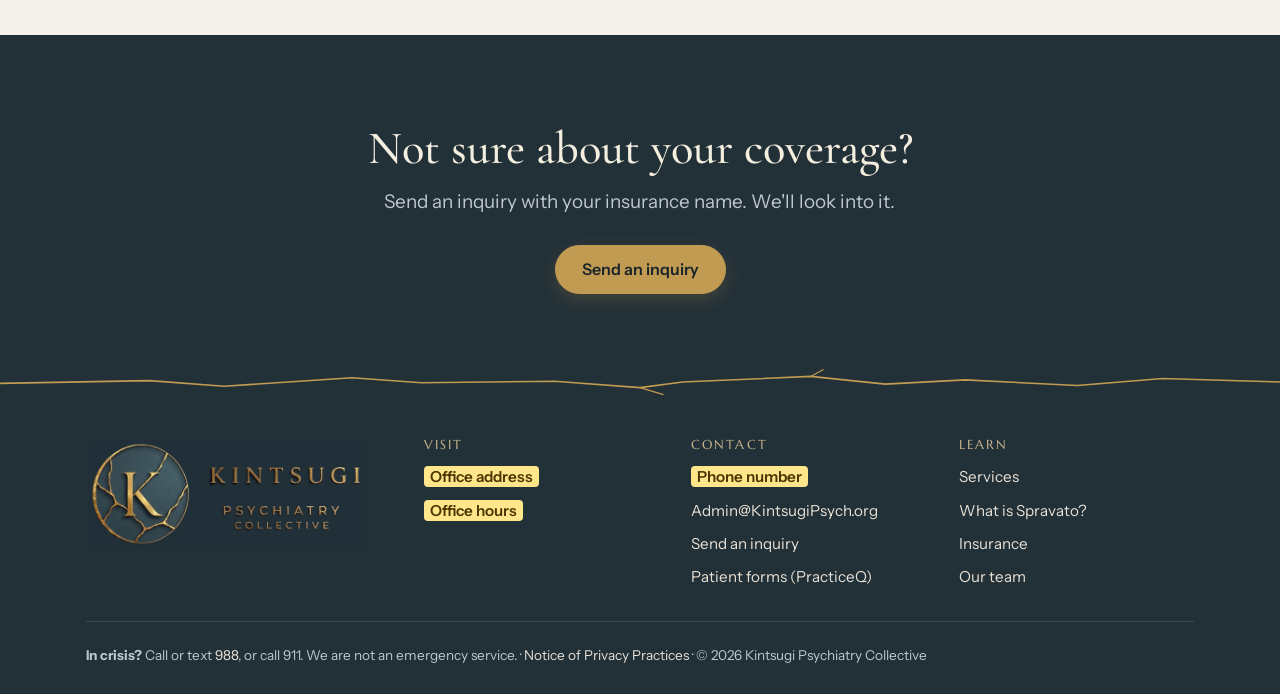
<file: insurance.html>
<!doctype html>
<html lang="en">
<head>
<meta charset="utf-8">
<meta name="viewport" content="width=device-width, initial-scale=1, viewport-fit=cover">
<meta name="robots" content="noindex, nofollow">
<title>Insurance Information | Kintsugi Psychiatry Collective</title>
<meta name="description" content="How insurance coverage for Spravato works, prior authorization, and savings programs.">
<meta name="theme-color" content="#223038">
<link rel="icon" href="assets/favicon-64.png" type="image/png">
<link rel="apple-touch-icon" href="assets/apple-touch-icon.png">
<link rel="preconnect" href="https://fonts.googleapis.com"><link rel="preconnect" href="https://fonts.gstatic.com" crossorigin><link rel="stylesheet" href="https://fonts.googleapis.com/css2?family=Cormorant+Garamond:ital,wght@0,400;0,500;0,600;1,400;1,500&family=Marcellus&family=Instrument+Sans:wght@400..600&display=swap">
<link rel="stylesheet" href="styles.css">
</head>
<body class="page-insurance">
<header class="site-head"><div class="wrap">
  <a class="brand" href="index.html" aria-label="Kintsugi Psychiatry Collective, home"><span class="mark" aria-hidden="true"></span><span class="brand-text"><span class="brand-name">Kintsugi</span><span class="brand-sub">Psychiatry Collective</span></span></a>
  <nav class="nav" id="nav" aria-label="Main"><a href="services.html">Services</a><a href="spravato.html">What is Spravato?</a><a href="about.html">About</a><a href="insurance.html" aria-current="page">Insurance</a><a href="contact.html">Contact</a><a class="btn btn-gold btn-small nav-cta" href="contact.html#inquiry">Send an inquiry</a></nav>
  <button class="menu-btn" id="menuBtn" aria-expanded="false" aria-controls="nav">Menu</button>
</div></header>
<main id="top">
<section class="page-hero">
  <div class="wrap narrow">
    <p class="eyebrow">Insurance information</p>
    <h1>Coverage, <em>made simpler</em></h1>
    <p class="lede">Many insurance plans cover Spravato. Approval usually takes a little paperwork first, and we help with it.</p>
  </div>
</section>

<section style="padding-top:20px">
  <div class="wrap">
    <div class="grid-3 steps reveal-kids">
      <div class="card"><span class="num">1</span><h3>We check your benefits</h3><p class="muted">Send your insurance details with your inquiry, or bring your card to your evaluation.</p></div>
      <div class="card"><span class="num">2</span><h3>Prior authorization</h3><p class="muted">Most plans ask your prescriber to show Spravato is medically needed. We send this for you.</p></div>
      <div class="card"><span class="num">3</span><h3>You know your costs</h3><p class="muted">We tell you what your plan covers before treatment starts.</p></div>
    </div>
  </div>
</section>

<section class="band-mist">
  <div class="wrap split" style="align-items:start">
    <div>
      <p class="eyebrow">Plans</p>
      <h2>Insurance we accept</h2>
      <div class="plans">
        <span class="todo-inline">Plan 1</span><span class="todo-inline">Plan 2</span><span class="todo-inline">Plan 3</span><span class="todo-inline">Medicare?</span><span class="todo-inline">Medicaid?</span>
      </div>
      <p class="todo" style="margin-top:18px">List every plan you're in-network with. Also: do you see out-of-network or self-pay patients, and what are those rates?</p>
      <p class="muted" style="margin-top:18px">Don't see your plan? <a href="contact.html#inquiry">Ask us</a>. We'll check for you.</p>
    </div>
    <div class="card">
      <h3>Two bills, two parts</h3>
      <p class="muted">Spravato coverage often has two parts: the medicine itself, and the visit with monitoring. Your plan may cover them differently, and we'll explain both.</p>
      <p class="todo" style="margin-top:14px">Confirm how you bill: do you buy and bill the medicine yourselves, or does a specialty pharmacy ship it to you?</p>
    </div>
  </div>
</section>

<div class="seam-line" aria-hidden="true"></div>
<section>
  <div class="wrap split">
    <div>
      <p class="eyebrow">Help with costs</p>
      <h2>Savings programs</h2>
      <p class="lede" style="margin-top:14px">If you have commercial insurance, the maker of Spravato offers a savings program that can lower what you pay for the medicine. People with Medicare, Medicaid or other government plans usually can't use it.</p>
    </div>
    <div class="callout">
      <p>Learn more and check if you qualify at <a href="https://www.spravato.com" target="_blank" rel="noopener">spravato.com</a>, or ask our team. We're happy to help you sign up.</p>
    </div>
  </div>
</section>

<section class="cta-band">
  <div class="wrap narrow">
    <h2>Not sure about your coverage?</h2>
    <p class="lede">Send an inquiry with your insurance name. We'll look into it.</p>
    <div class="btn-row"><a class="btn btn-gold" href="contact.html#inquiry">Send an inquiry</a></div>
  </div>
</section>
</main>
<svg class="seam" viewBox="0 0 1200 40" preserveAspectRatio="none" aria-hidden="true"><path d="M0 22 L140 18 L210 26 L330 14 L395 21 L520 19 L600 28 L640 20 L760 12 L830 23 L905 17 L1010 25 L1090 15 L1200 20"/><path class="branch" d="M600 28 L622 38"/><path class="branch" d="M760 12 L772 2"/></svg>
<footer class="site-foot"><div class="wrap">
  <div class="foot-brand"><img src="assets/logo-full.webp" alt="Kintsugi Psychiatry Collective" width="1200" height="478" loading="lazy"></div>
  <div><h3>Visit</h3><ul><li><span class="todo-inline">Office address</span></li><li><span class="todo-inline">Office hours</span></li></ul></div>
  <div><h3>Contact</h3><ul><li><span class="todo-inline">Phone number</span></li><li><a href="mailto:Admin@KintsugiPsych.org">Admin@KintsugiPsych.org</a></li><li><a href="contact.html#inquiry">Send an inquiry</a></li><li><a href="#pq-todo">Patient forms (PracticeQ)</a></li></ul></div>
  <div><h3>Learn</h3><ul><li><a href="services.html">Services</a></li><li><a href="spravato.html">What is Spravato?</a></li><li><a href="insurance.html">Insurance</a></li><li><a href="about.html">Our team</a></li></ul></div>
  <p class="fine"><strong>In crisis?</strong> Call or text <a href="tel:988">988</a>, or call 911. We are not an emergency service. · <a href="#privacy-todo">Notice of Privacy Practices</a> · © 2026 Kintsugi Psychiatry Collective</p>
</div></footer>
<div class="cta-bar"><a class="btn btn-gold" href="contact.html#inquiry">Send an inquiry</a></div>
<script>
(function(){
  var root=document.documentElement,calm=window.matchMedia('(prefers-reduced-motion: reduce)').matches;
  if(!calm&&'IntersectionObserver' in window){
    root.classList.add('motion');
    document.querySelectorAll('.section-head,.reveal-kids>*,.seam,.seam-line,.reveal').forEach(function(el,i){
      el.setAttribute('data-reveal','');var sib=el.parentElement&&el.parentElement.classList.contains('reveal-kids')?Array.prototype.indexOf.call(el.parentElement.children,el):0;el.style.setProperty('--d',Math.min(sib,6)*80+'ms');});
    var io=new IntersectionObserver(function(es){es.forEach(function(e){if(e.isIntersecting){e.target.classList.add('in');io.unobserve(e.target);}});},{rootMargin:'0px 0px -8% 0px',threshold:0.1});
    document.querySelectorAll('[data-reveal]').forEach(function(el){io.observe(el);});
  }
  var head=document.querySelector('.site-head');
  if(head){var hs=function(){head.classList.toggle('scrolled',window.scrollY>8);};hs();window.addEventListener('scroll',hs,{passive:true});}
  var b=document.getElementById('menuBtn'),n=document.getElementById('nav');
  if(b&&n)b.addEventListener('click',function(){var o=n.classList.toggle('open');b.setAttribute('aria-expanded',o);b.textContent=o?'Close':'Menu';});
  // Phone bottom bar: hidden while the page's own top buttons or the footer are on screen, so it never covers them.
  var bar=document.querySelector('.cta-bar'),hb=document.querySelector('.hero .btn-row, .page-hero'),ft=document.querySelector('.site-foot');
  if(bar&&'IntersectionObserver' in window){var seen=new Map();var bo=new IntersectionObserver(function(es){es.forEach(function(e){seen.set(e.target,e.isIntersecting);});var any=false;seen.forEach(function(v){if(v)any=true;});bar.classList.toggle('tucked',any);});if(hb)bo.observe(hb);if(ft)bo.observe(ft);}
  // Inquiry form: posts to the practice's Google Workspace (Apps Script) when an endpoint is set; otherwise shows a demo message.
  var f=document.getElementById('inquiryForm');
  if(f)f.addEventListener('submit',function(e){
    e.preventDefault();if(!f.reportValidity())return;
    var done=document.getElementById('formDone'),url=f.getAttribute('data-endpoint'),btn=f.querySelector('button[type=submit]');
    function show(){f.hidden=true;done.hidden=false;done.focus();}
    if(!url){show();return;}
    btn.disabled=true;btn.textContent='Sending…';
    fetch(url,{method:'POST',mode:'no-cors',body:new FormData(f)}).then(show).catch(function(){btn.disabled=false;btn.textContent='Send inquiry';alert('Sorry, that did not send. Please email us instead.');});
  });
})();
</script>
</body>
</html>
</file>
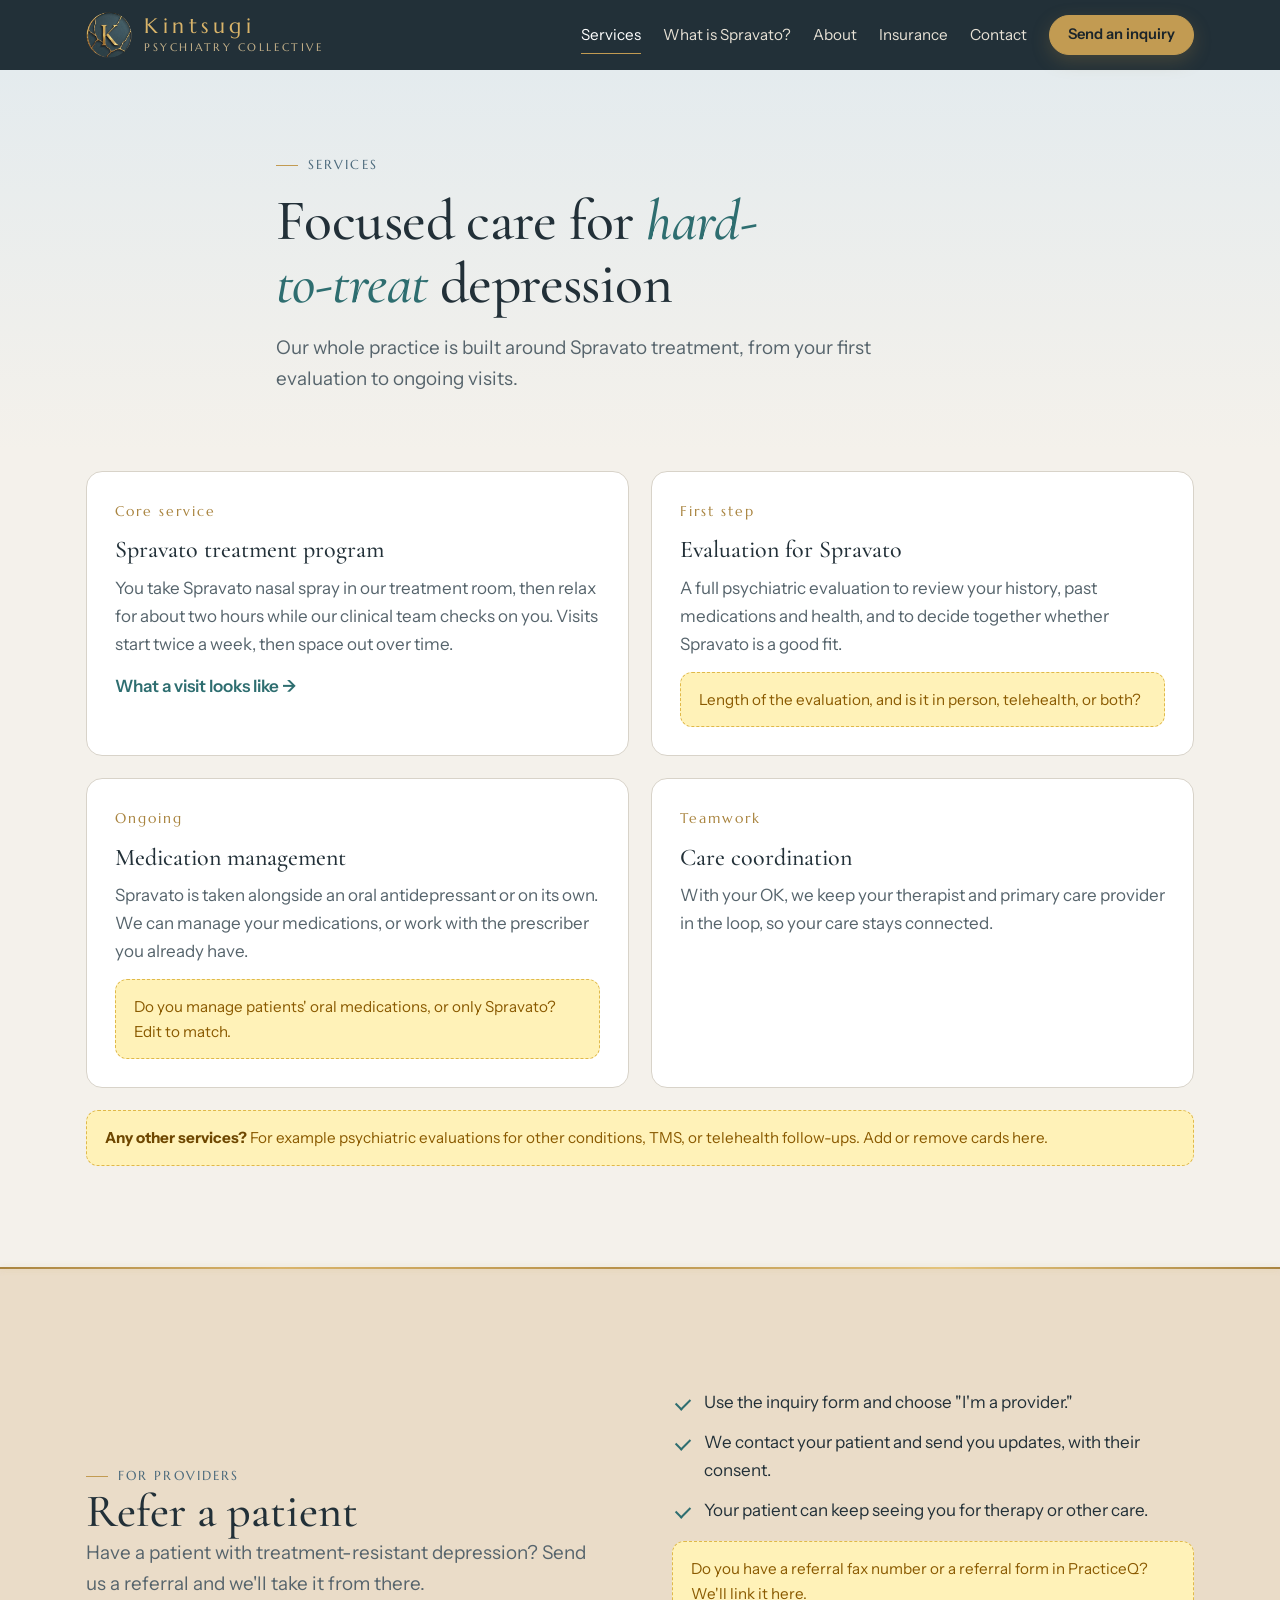
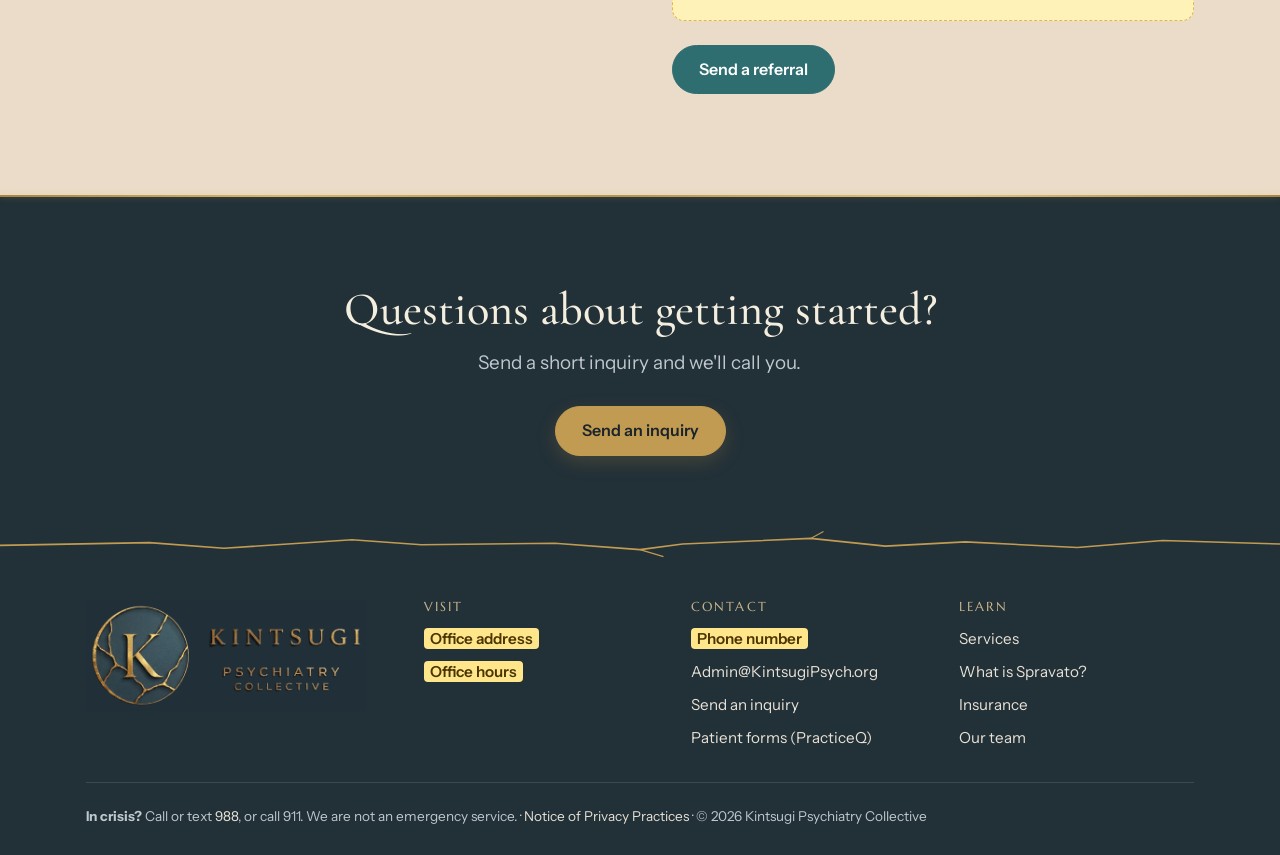
<file: services.html>
<!doctype html>
<html lang="en">
<head>
<meta charset="utf-8">
<meta name="viewport" content="width=device-width, initial-scale=1, viewport-fit=cover">
<meta name="robots" content="noindex, nofollow">
<title>Services | Kintsugi Psychiatry Collective</title>
<meta name="description" content="Spravato treatment, evaluations, and care coordination with your current prescriber and therapist.">
<meta name="theme-color" content="#223038">
<link rel="icon" href="assets/favicon-64.png" type="image/png">
<link rel="apple-touch-icon" href="assets/apple-touch-icon.png">
<link rel="preconnect" href="https://fonts.googleapis.com"><link rel="preconnect" href="https://fonts.gstatic.com" crossorigin><link rel="stylesheet" href="https://fonts.googleapis.com/css2?family=Cormorant+Garamond:ital,wght@0,400;0,500;0,600;1,400;1,500&family=Marcellus&family=Instrument+Sans:wght@400..600&display=swap">
<link rel="stylesheet" href="styles.css">
</head>
<body class="page-services">
<header class="site-head"><div class="wrap">
  <a class="brand" href="index.html" aria-label="Kintsugi Psychiatry Collective, home"><span class="mark" aria-hidden="true"></span><span class="brand-text"><span class="brand-name">Kintsugi</span><span class="brand-sub">Psychiatry Collective</span></span></a>
  <nav class="nav" id="nav" aria-label="Main"><a href="services.html" aria-current="page">Services</a><a href="spravato.html">What is Spravato?</a><a href="about.html">About</a><a href="insurance.html">Insurance</a><a href="contact.html">Contact</a><a class="btn btn-gold btn-small nav-cta" href="contact.html#inquiry">Send an inquiry</a></nav>
  <button class="menu-btn" id="menuBtn" aria-expanded="false" aria-controls="nav">Menu</button>
</div></header>
<main id="top">
<section class="page-hero">
  <div class="wrap narrow">
    <p class="eyebrow">Services</p>
    <h1>Focused care for <em>hard-to-treat</em> depression</h1>
    <p class="lede">Our whole practice is built around Spravato treatment, from your first evaluation to ongoing visits.</p>
  </div>
</section>

<section style="padding-top:20px">
  <div class="wrap grid-2 reveal-kids">
    <div class="card">
      <span class="num">Core service</span>
      <h3>Spravato treatment program</h3>
      <p class="muted">You take Spravato nasal spray in our treatment room, then relax for about two hours while our clinical team checks on you. Visits start twice a week, then space out over time.</p>
      <a class="card-link" href="spravato.html">What a visit looks like</a>
    </div>
    <div class="card">
      <span class="num">First step</span>
      <h3>Evaluation for Spravato</h3>
      <p class="muted">A full psychiatric evaluation to review your history, past medications and health, and to decide together whether Spravato is a good fit.</p>
      <p class="todo" style="margin-top:14px">Length of the evaluation, and is it in person, telehealth, or both?</p>
    </div>
    <div class="card">
      <span class="num">Ongoing</span>
      <h3>Medication management</h3>
      <p class="muted">Spravato is taken alongside an oral antidepressant or on its own. We can manage your medications, or work with the prescriber you already have.</p>
      <p class="todo" style="margin-top:14px">Do you manage patients' oral medications, or only Spravato? Edit to match.</p>
    </div>
    <div class="card">
      <span class="num">Teamwork</span>
      <h3>Care coordination</h3>
      <p class="muted">With your OK, we keep your therapist and primary care provider in the loop, so your care stays connected.</p>
    </div>
  </div>
  <div class="wrap" style="margin-top:22px"><p class="todo"><strong>Any other services?</strong> For example psychiatric evaluations for other conditions, TMS, or telehealth follow-ups. Add or remove cards here.</p></div>
</section>

<div class="seam-line" aria-hidden="true"></div>
<section class="band-oak">
  <div class="wrap split">
    <div>
      <p class="eyebrow">For providers</p>
      <h2>Refer a patient</h2>
      <p class="lede">Have a patient with treatment-resistant depression? Send us a referral and we'll take it from there.</p>
    </div>
    <div>
      <ul class="ticks">
        <li>Use the inquiry form and choose "I'm a provider."</li>
        <li>We contact your patient and send you updates, with their consent.</li>
        <li>Your patient can keep seeing you for therapy or other care.</li>
      </ul>
      <p class="todo" style="margin-top:16px">Do you have a referral fax number or a referral form in PracticeQ? We'll link it here.</p>
      <div class="btn-row" style="margin-top:24px"><a class="btn btn-teal" href="contact.html?who=provider#inquiry">Send a referral</a></div>
    </div>
  </div>
</section>
<div class="seam-line" aria-hidden="true"></div>

<section class="cta-band">
  <div class="wrap narrow">
    <h2>Questions about getting started?</h2>
    <p class="lede">Send a short inquiry and we'll call you.</p>
    <div class="btn-row"><a class="btn btn-gold" href="contact.html#inquiry">Send an inquiry</a></div>
  </div>
</section>
</main>
<svg class="seam" viewBox="0 0 1200 40" preserveAspectRatio="none" aria-hidden="true"><path d="M0 22 L140 18 L210 26 L330 14 L395 21 L520 19 L600 28 L640 20 L760 12 L830 23 L905 17 L1010 25 L1090 15 L1200 20"/><path class="branch" d="M600 28 L622 38"/><path class="branch" d="M760 12 L772 2"/></svg>
<footer class="site-foot"><div class="wrap">
  <div class="foot-brand"><img src="assets/logo-full.webp" alt="Kintsugi Psychiatry Collective" width="1200" height="478" loading="lazy"></div>
  <div><h3>Visit</h3><ul><li><span class="todo-inline">Office address</span></li><li><span class="todo-inline">Office hours</span></li></ul></div>
  <div><h3>Contact</h3><ul><li><span class="todo-inline">Phone number</span></li><li><a href="mailto:Admin@KintsugiPsych.org">Admin@KintsugiPsych.org</a></li><li><a href="contact.html#inquiry">Send an inquiry</a></li><li><a href="#pq-todo">Patient forms (PracticeQ)</a></li></ul></div>
  <div><h3>Learn</h3><ul><li><a href="services.html">Services</a></li><li><a href="spravato.html">What is Spravato?</a></li><li><a href="insurance.html">Insurance</a></li><li><a href="about.html">Our team</a></li></ul></div>
  <p class="fine"><strong>In crisis?</strong> Call or text <a href="tel:988">988</a>, or call 911. We are not an emergency service. · <a href="#privacy-todo">Notice of Privacy Practices</a> · © 2026 Kintsugi Psychiatry Collective</p>
</div></footer>
<div class="cta-bar"><a class="btn btn-gold" href="contact.html#inquiry">Send an inquiry</a></div>
<script>
(function(){
  var root=document.documentElement,calm=window.matchMedia('(prefers-reduced-motion: reduce)').matches;
  if(!calm&&'IntersectionObserver' in window){
    root.classList.add('motion');
    document.querySelectorAll('.section-head,.reveal-kids>*,.seam,.seam-line,.reveal').forEach(function(el,i){
      el.setAttribute('data-reveal','');var sib=el.parentElement&&el.parentElement.classList.contains('reveal-kids')?Array.prototype.indexOf.call(el.parentElement.children,el):0;el.style.setProperty('--d',Math.min(sib,6)*80+'ms');});
    var io=new IntersectionObserver(function(es){es.forEach(function(e){if(e.isIntersecting){e.target.classList.add('in');io.unobserve(e.target);}});},{rootMargin:'0px 0px -8% 0px',threshold:0.1});
    document.querySelectorAll('[data-reveal]').forEach(function(el){io.observe(el);});
  }
  var head=document.querySelector('.site-head');
  if(head){var hs=function(){head.classList.toggle('scrolled',window.scrollY>8);};hs();window.addEventListener('scroll',hs,{passive:true});}
  var b=document.getElementById('menuBtn'),n=document.getElementById('nav');
  if(b&&n)b.addEventListener('click',function(){var o=n.classList.toggle('open');b.setAttribute('aria-expanded',o);b.textContent=o?'Close':'Menu';});
  // Phone bottom bar: hidden while the page's own top buttons or the footer are on screen, so it never covers them.
  var bar=document.querySelector('.cta-bar'),hb=document.querySelector('.hero .btn-row, .page-hero'),ft=document.querySelector('.site-foot');
  if(bar&&'IntersectionObserver' in window){var seen=new Map();var bo=new IntersectionObserver(function(es){es.forEach(function(e){seen.set(e.target,e.isIntersecting);});var any=false;seen.forEach(function(v){if(v)any=true;});bar.classList.toggle('tucked',any);});if(hb)bo.observe(hb);if(ft)bo.observe(ft);}
  // Inquiry form: posts to the practice's Google Workspace (Apps Script) when an endpoint is set; otherwise shows a demo message.
  var f=document.getElementById('inquiryForm');
  if(f)f.addEventListener('submit',function(e){
    e.preventDefault();if(!f.reportValidity())return;
    var done=document.getElementById('formDone'),url=f.getAttribute('data-endpoint'),btn=f.querySelector('button[type=submit]');
    function show(){f.hidden=true;done.hidden=false;done.focus();}
    if(!url){show();return;}
    btn.disabled=true;btn.textContent='Sending…';
    fetch(url,{method:'POST',mode:'no-cors',body:new FormData(f)}).then(show).catch(function(){btn.disabled=false;btn.textContent='Send inquiry';alert('Sorry, that did not send. Please email us instead.');});
  });
})();
</script>
</body>
</html>
</file>
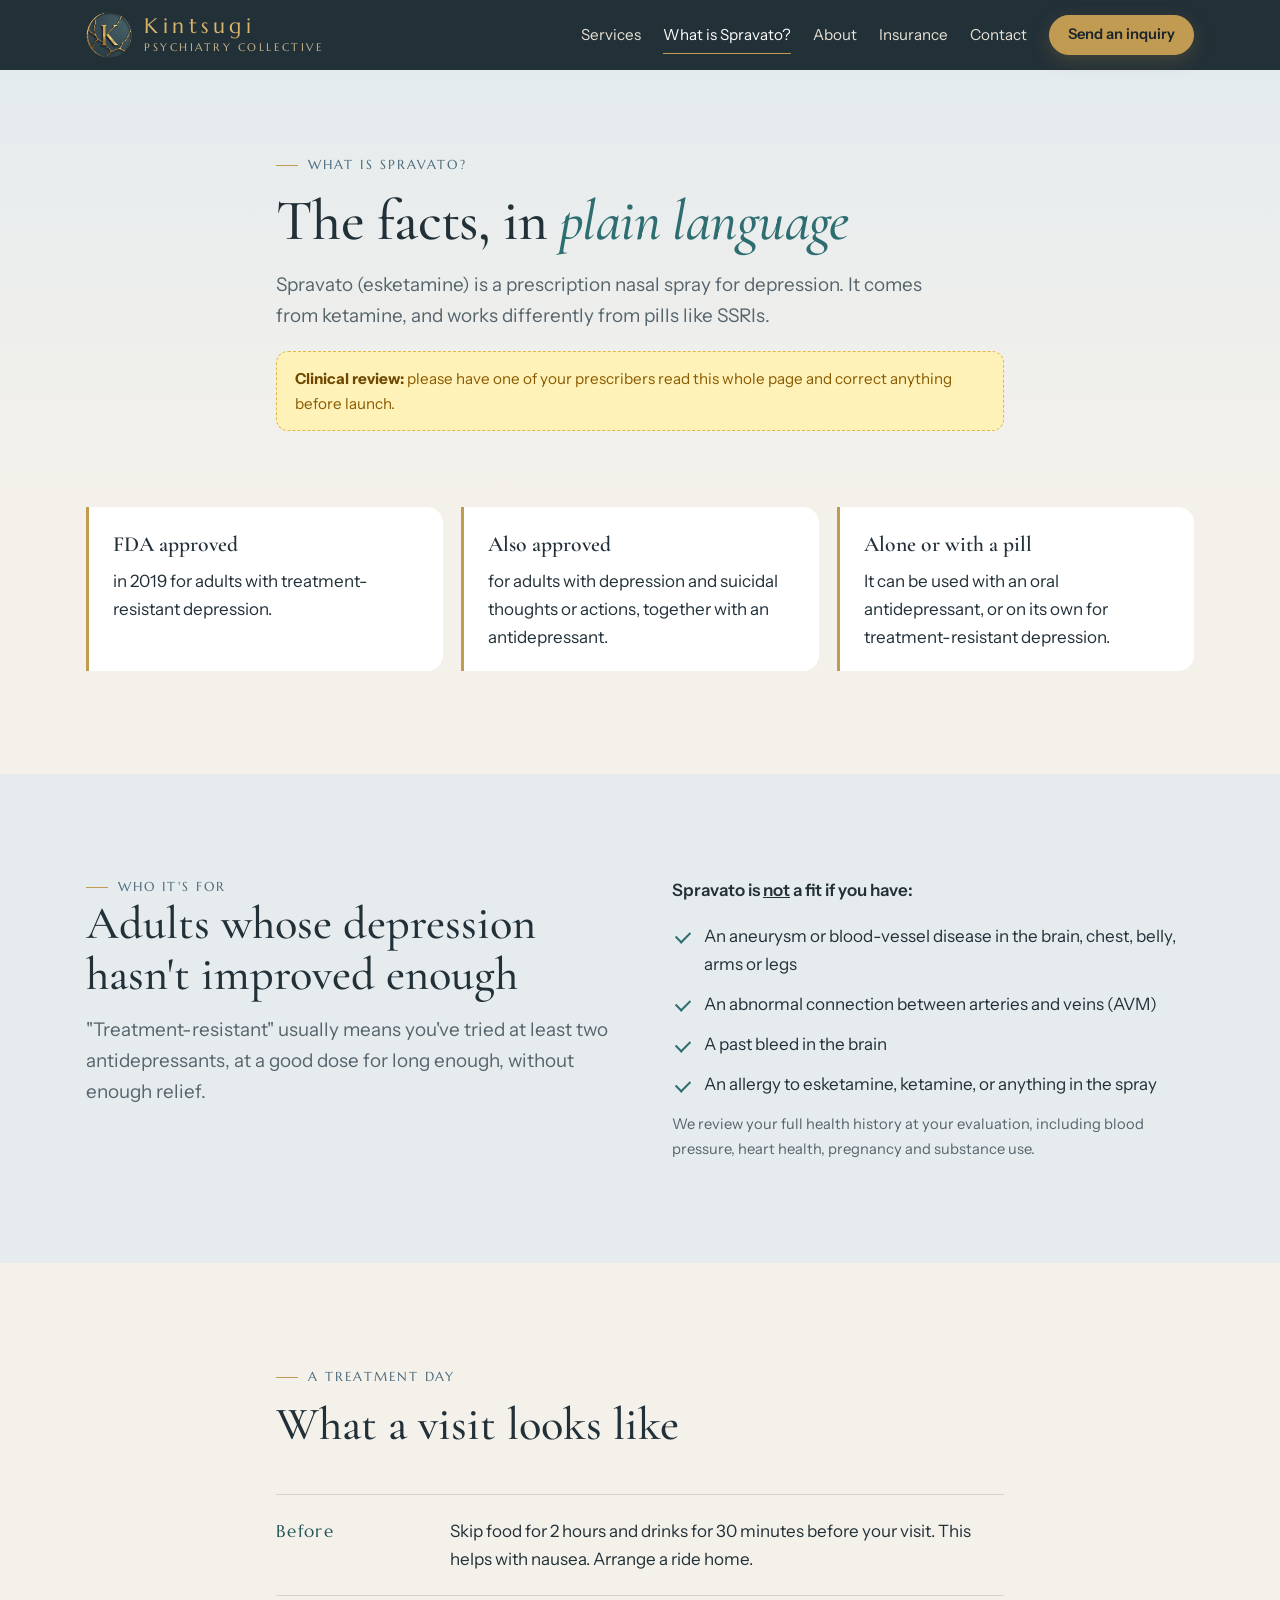
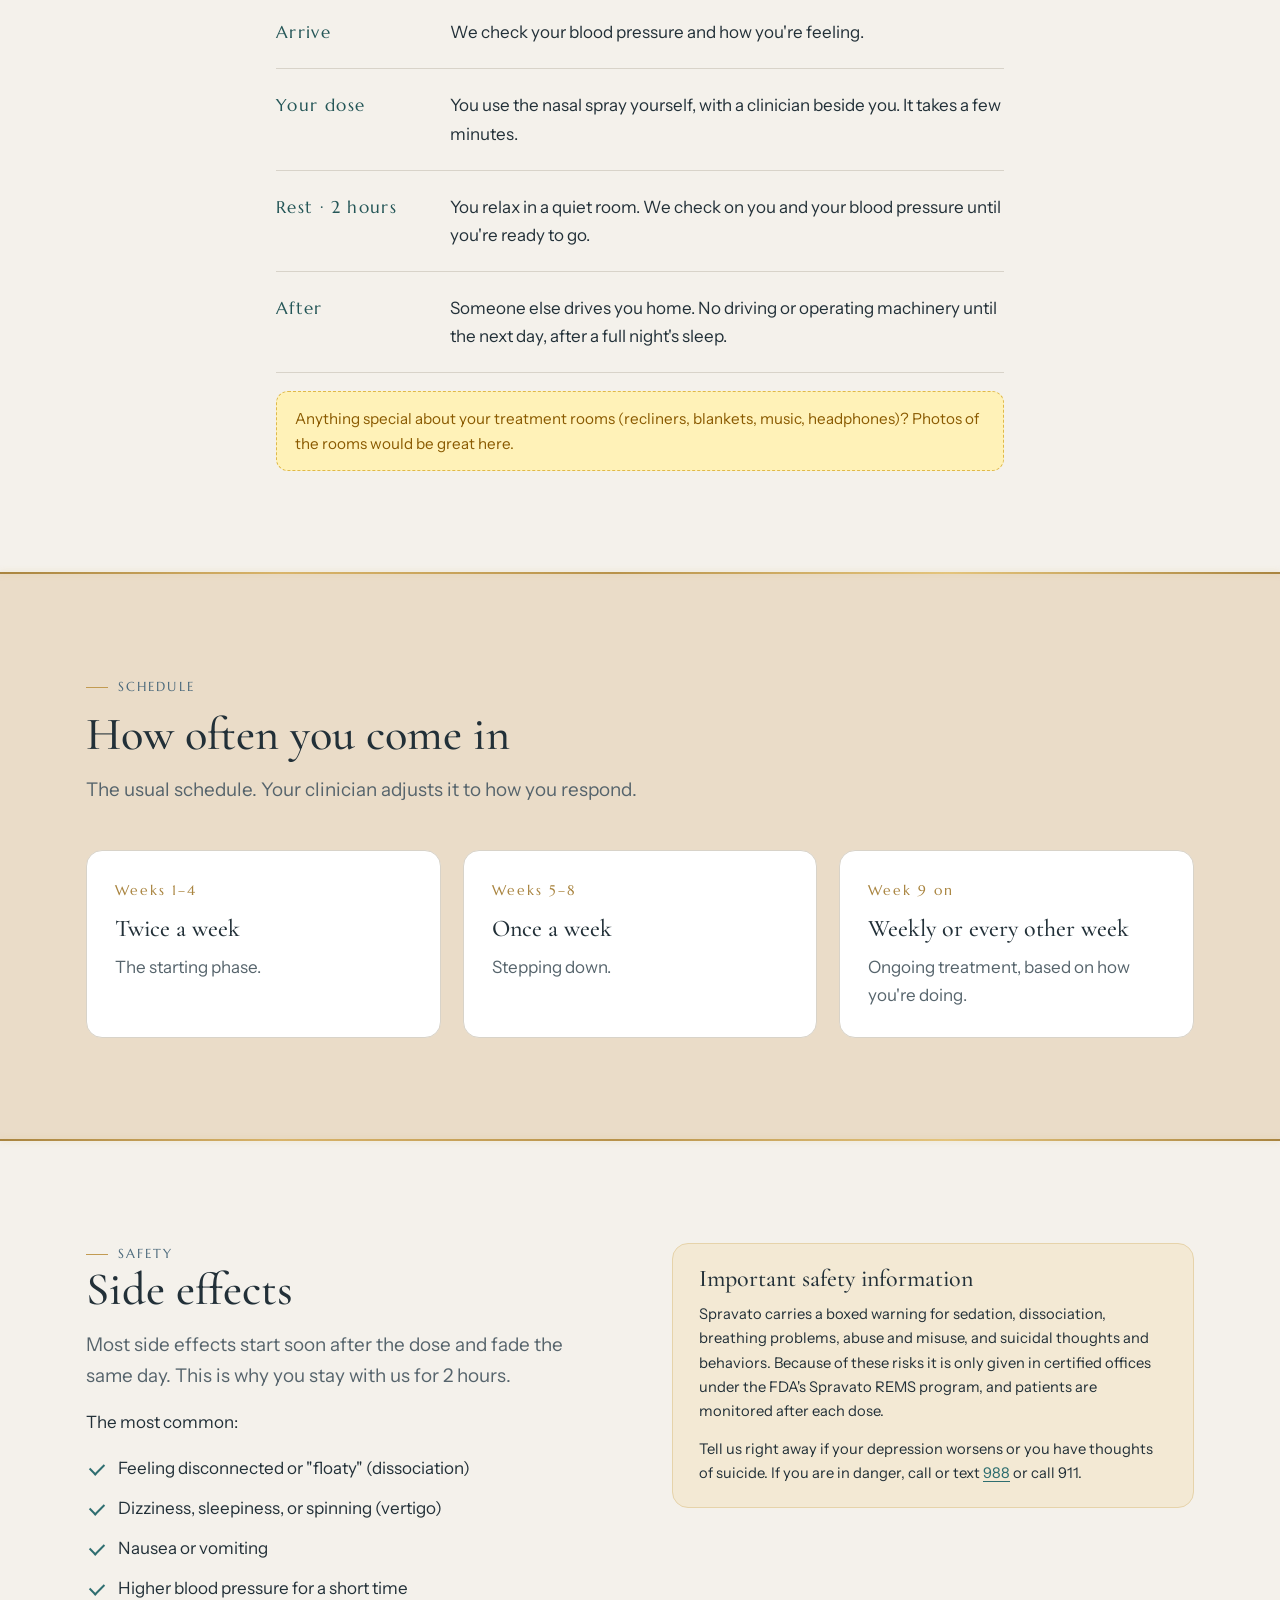
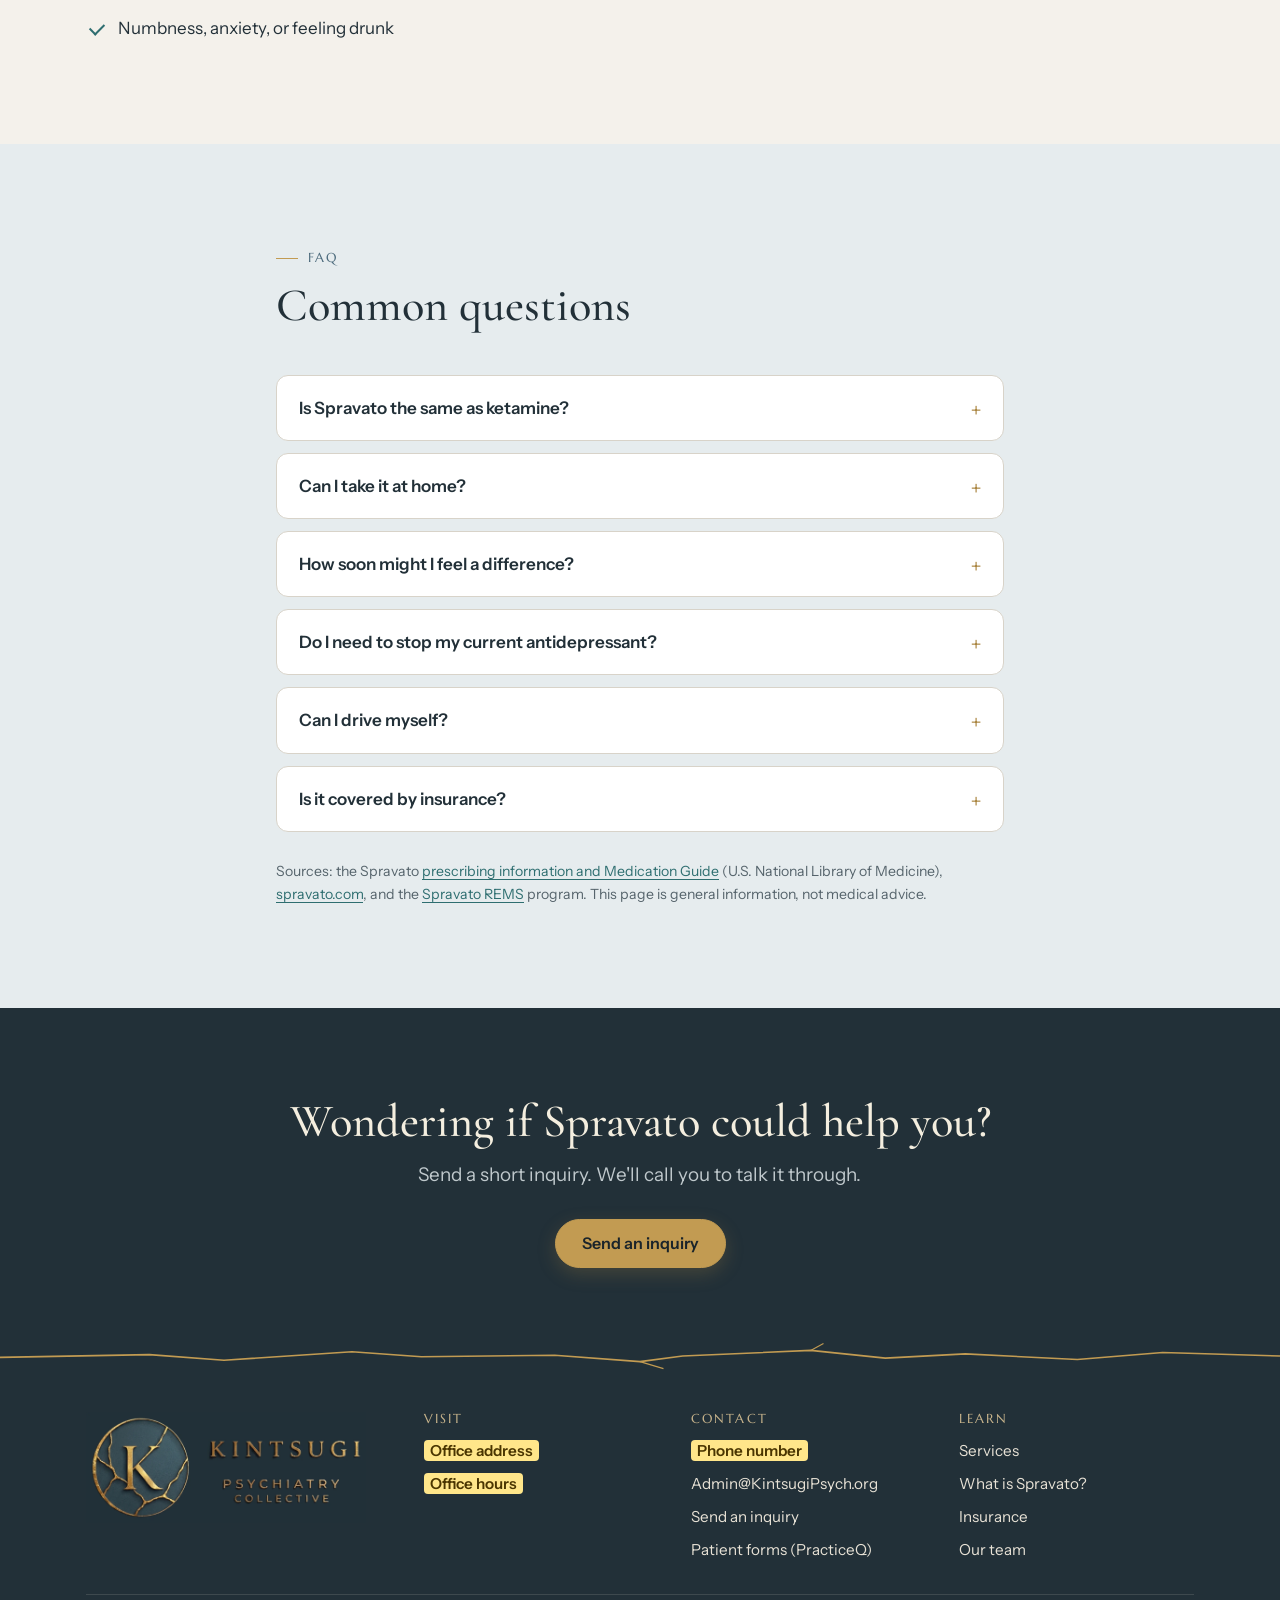
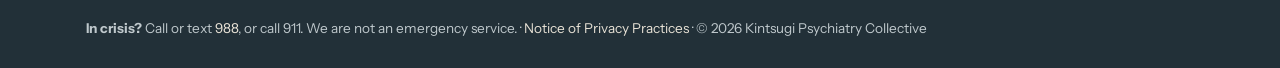
<file: spravato.html>
<!doctype html>
<html lang="en">
<head>
<meta charset="utf-8">
<meta name="viewport" content="width=device-width, initial-scale=1, viewport-fit=cover">
<meta name="robots" content="noindex, nofollow">
<title>What Is Spravato? Facts and FAQ | Kintsugi Psychiatry Collective</title>
<meta name="description" content="What Spravato (esketamine) is, who it is for, what a treatment visit looks like, side effects, and common questions.">
<meta name="theme-color" content="#223038">
<link rel="icon" href="assets/favicon-64.png" type="image/png">
<link rel="apple-touch-icon" href="assets/apple-touch-icon.png">
<link rel="preconnect" href="https://fonts.googleapis.com"><link rel="preconnect" href="https://fonts.gstatic.com" crossorigin><link rel="stylesheet" href="https://fonts.googleapis.com/css2?family=Cormorant+Garamond:ital,wght@0,400;0,500;0,600;1,400;1,500&family=Marcellus&family=Instrument+Sans:wght@400..600&display=swap">
<link rel="stylesheet" href="styles.css">
</head>
<body class="page-spravato">
<header class="site-head"><div class="wrap">
  <a class="brand" href="index.html" aria-label="Kintsugi Psychiatry Collective, home"><span class="mark" aria-hidden="true"></span><span class="brand-text"><span class="brand-name">Kintsugi</span><span class="brand-sub">Psychiatry Collective</span></span></a>
  <nav class="nav" id="nav" aria-label="Main"><a href="services.html">Services</a><a href="spravato.html" aria-current="page">What is Spravato?</a><a href="about.html">About</a><a href="insurance.html">Insurance</a><a href="contact.html">Contact</a><a class="btn btn-gold btn-small nav-cta" href="contact.html#inquiry">Send an inquiry</a></nav>
  <button class="menu-btn" id="menuBtn" aria-expanded="false" aria-controls="nav">Menu</button>
</div></header>
<main id="top">
<section class="page-hero">
  <div class="wrap narrow">
    <p class="eyebrow">What is Spravato?</p>
    <h1>The facts, in <em>plain language</em></h1>
    <p class="lede">Spravato (esketamine) is a prescription nasal spray for depression. It comes from ketamine, and works differently from pills like SSRIs.</p>
    <p class="todo" style="margin-top:20px"><strong>Clinical review:</strong> please have one of your prescribers read this whole page and correct anything before launch.</p>
  </div>
</section>

<section style="padding-top:20px">
  <div class="wrap">
    <div class="facts facts-3 reveal-kids">
      <div class="fact"><strong>FDA approved</strong>in 2019 for adults with treatment-resistant depression.</div>
      <div class="fact"><strong>Also approved</strong>for adults with depression and suicidal thoughts or actions, together with an antidepressant.</div>
      <div class="fact"><strong>Alone or with a pill</strong>It can be used with an oral antidepressant, or on its own for treatment-resistant depression.</div>
    </div>
  </div>
</section>

<section class="band-mist">
  <div class="wrap split" style="align-items:start">
    <div>
      <p class="eyebrow">Who it's for</p>
      <h2>Adults whose depression hasn't improved enough</h2>
      <p class="lede" style="margin-top:14px">"Treatment-resistant" usually means you've tried at least two antidepressants, at a good dose for long enough, without enough relief.</p>
    </div>
    <div>
      <p style="font-weight:600">Spravato is <u>not</u> a fit if you have:</p>
      <ul class="ticks">
        <li>An aneurysm or blood-vessel disease in the brain, chest, belly, arms or legs</li>
        <li>An abnormal connection between arteries and veins (AVM)</li>
        <li>A past bleed in the brain</li>
        <li>An allergy to esketamine, ketamine, or anything in the spray</li>
      </ul>
      <p class="muted small" style="margin-top:14px">We review your full health history at your evaluation, including blood pressure, heart health, pregnancy and substance use.</p>
    </div>
  </div>
</section>

<section>
  <div class="wrap narrow">
    <div class="section-head">
      <p class="eyebrow">A treatment day</p>
      <h2>What a visit looks like</h2>
    </div>
    <ol class="timeline reveal-kids">
      <li><span class="when">Before</span><div>Skip food for 2 hours and drinks for 30 minutes before your visit. This helps with nausea. Arrange a ride home.</div></li>
      <li><span class="when">Arrive</span><div>We check your blood pressure and how you're feeling.</div></li>
      <li><span class="when">Your dose</span><div>You use the nasal spray yourself, with a clinician beside you. It takes a few minutes.</div></li>
      <li><span class="when">Rest · 2 hours</span><div>You relax in a quiet room. We check on you and your blood pressure until you're ready to go.</div></li>
      <li><span class="when">After</span><div>Someone else drives you home. No driving or operating machinery until the next day, after a full night's sleep.</div></li>
    </ol>
    <p class="todo" style="margin-top:18px">Anything special about your treatment rooms (recliners, blankets, music, headphones)? Photos of the rooms would be great here.</p>
  </div>
</section>

<div class="seam-line" aria-hidden="true"></div>
<section class="band-oak">
  <div class="wrap">
    <div class="section-head">
      <p class="eyebrow">Schedule</p>
      <h2>How often you come in</h2>
      <p class="lede">The usual schedule. Your clinician adjusts it to how you respond.</p>
    </div>
    <div class="grid-3 reveal-kids">
      <div class="card"><span class="num">Weeks 1–4</span><h3>Twice a week</h3><p class="muted">The starting phase.</p></div>
      <div class="card"><span class="num">Weeks 5–8</span><h3>Once a week</h3><p class="muted">Stepping down.</p></div>
      <div class="card"><span class="num">Week 9 on</span><h3>Weekly or every other week</h3><p class="muted">Ongoing treatment, based on how you're doing.</p></div>
    </div>
  </div>
</section>
<div class="seam-line" aria-hidden="true"></div>

<section>
  <div class="wrap split" style="align-items:start">
    <div>
      <p class="eyebrow">Safety</p>
      <h2>Side effects</h2>
      <p class="lede" style="margin-top:14px">Most side effects start soon after the dose and fade the same day. This is why you stay with us for 2 hours.</p>
      <p style="margin-top:16px">The most common:</p>
      <ul class="ticks">
        <li>Feeling disconnected or "floaty" (dissociation)</li>
        <li>Dizziness, sleepiness, or spinning (vertigo)</li>
        <li>Nausea or vomiting</li>
        <li>Higher blood pressure for a short time</li>
        <li>Numbness, anxiety, or feeling drunk</li>
      </ul>
    </div>
    <div class="callout warn">
      <h3 style="margin-bottom:10px">Important safety information</h3>
      <p class="small">Spravato carries a boxed warning for sedation, dissociation, breathing problems, abuse and misuse, and suicidal thoughts and behaviors. Because of these risks it is only given in certified offices under the FDA's Spravato REMS program, and patients are monitored after each dose.</p>
      <p class="small">Tell us right away if your depression worsens or you have thoughts of suicide. If you are in danger, call or text <a href="tel:988">988</a> or call 911.</p>
    </div>
  </div>
</section>

<section class="band-mist">
  <div class="wrap narrow">
    <div class="section-head">
      <p class="eyebrow">FAQ</p>
      <h2>Common questions</h2>
    </div>
    <div class="faq">
      <details><summary>Is Spravato the same as ketamine?</summary><div>No. Esketamine is a close relative of ketamine. Spravato is FDA approved for depression, comes as a nasal spray, and is only given in certified offices. Ketamine infusions for depression are a different, off-label treatment.</div></details>
      <details><summary>Can I take it at home?</summary><div>No. Spravato is never sent home with patients. Every dose is taken in our office, with monitoring afterward.</div></details>
      <details><summary>How soon might I feel a difference?</summary><div>Some people notice changes within the first weeks of treatment. Everyone is different, and we check in with you at each visit.</div></details>
      <details><summary>Do I need to stop my current antidepressant?</summary><div>Not usually. Spravato is often used together with an oral antidepressant. Don't stop or change any medication without talking to your prescriber.</div></details>
      <details><summary>Can I drive myself?</summary><div>No. You need a ride home after every visit, and you shouldn't drive until the next day after a full night's sleep.</div></details>
      <details><summary>Is it covered by insurance?</summary><div>Many plans cover Spravato, usually after a prior authorization. <a href="insurance.html">See insurance information</a>.</div></details>
    </div>
    <p class="sources">Sources: the Spravato <a href="https://dailymed.nlm.nih.gov/dailymed/search.cfm?query=spravato" target="_blank" rel="noopener">prescribing information and Medication Guide</a> (U.S. National Library of Medicine), <a href="https://www.spravato.com" target="_blank" rel="noopener">spravato.com</a>, and the <a href="https://www.spravatorems.com" target="_blank" rel="noopener">Spravato REMS</a> program. This page is general information, not medical advice.</p>
  </div>
</section>

<section class="cta-band">
  <div class="wrap narrow">
    <h2>Wondering if Spravato could help you?</h2>
    <p class="lede">Send a short inquiry. We'll call you to talk it through.</p>
    <div class="btn-row"><a class="btn btn-gold" href="contact.html#inquiry">Send an inquiry</a></div>
  </div>
</section>
</main>
<svg class="seam" viewBox="0 0 1200 40" preserveAspectRatio="none" aria-hidden="true"><path d="M0 22 L140 18 L210 26 L330 14 L395 21 L520 19 L600 28 L640 20 L760 12 L830 23 L905 17 L1010 25 L1090 15 L1200 20"/><path class="branch" d="M600 28 L622 38"/><path class="branch" d="M760 12 L772 2"/></svg>
<footer class="site-foot"><div class="wrap">
  <div class="foot-brand"><img src="assets/logo-full.webp" alt="Kintsugi Psychiatry Collective" width="1200" height="478" loading="lazy"></div>
  <div><h3>Visit</h3><ul><li><span class="todo-inline">Office address</span></li><li><span class="todo-inline">Office hours</span></li></ul></div>
  <div><h3>Contact</h3><ul><li><span class="todo-inline">Phone number</span></li><li><a href="mailto:Admin@KintsugiPsych.org">Admin@KintsugiPsych.org</a></li><li><a href="contact.html#inquiry">Send an inquiry</a></li><li><a href="#pq-todo">Patient forms (PracticeQ)</a></li></ul></div>
  <div><h3>Learn</h3><ul><li><a href="services.html">Services</a></li><li><a href="spravato.html">What is Spravato?</a></li><li><a href="insurance.html">Insurance</a></li><li><a href="about.html">Our team</a></li></ul></div>
  <p class="fine"><strong>In crisis?</strong> Call or text <a href="tel:988">988</a>, or call 911. We are not an emergency service. · <a href="#privacy-todo">Notice of Privacy Practices</a> · © 2026 Kintsugi Psychiatry Collective</p>
</div></footer>
<div class="cta-bar"><a class="btn btn-gold" href="contact.html#inquiry">Send an inquiry</a></div>
<script>
(function(){
  var root=document.documentElement,calm=window.matchMedia('(prefers-reduced-motion: reduce)').matches;
  if(!calm&&'IntersectionObserver' in window){
    root.classList.add('motion');
    document.querySelectorAll('.section-head,.reveal-kids>*,.seam,.seam-line,.reveal').forEach(function(el,i){
      el.setAttribute('data-reveal','');var sib=el.parentElement&&el.parentElement.classList.contains('reveal-kids')?Array.prototype.indexOf.call(el.parentElement.children,el):0;el.style.setProperty('--d',Math.min(sib,6)*80+'ms');});
    var io=new IntersectionObserver(function(es){es.forEach(function(e){if(e.isIntersecting){e.target.classList.add('in');io.unobserve(e.target);}});},{rootMargin:'0px 0px -8% 0px',threshold:0.1});
    document.querySelectorAll('[data-reveal]').forEach(function(el){io.observe(el);});
  }
  var head=document.querySelector('.site-head');
  if(head){var hs=function(){head.classList.toggle('scrolled',window.scrollY>8);};hs();window.addEventListener('scroll',hs,{passive:true});}
  var b=document.getElementById('menuBtn'),n=document.getElementById('nav');
  if(b&&n)b.addEventListener('click',function(){var o=n.classList.toggle('open');b.setAttribute('aria-expanded',o);b.textContent=o?'Close':'Menu';});
  // Phone bottom bar: hidden while the page's own top buttons or the footer are on screen, so it never covers them.
  var bar=document.querySelector('.cta-bar'),hb=document.querySelector('.hero .btn-row, .page-hero'),ft=document.querySelector('.site-foot');
  if(bar&&'IntersectionObserver' in window){var seen=new Map();var bo=new IntersectionObserver(function(es){es.forEach(function(e){seen.set(e.target,e.isIntersecting);});var any=false;seen.forEach(function(v){if(v)any=true;});bar.classList.toggle('tucked',any);});if(hb)bo.observe(hb);if(ft)bo.observe(ft);}
  // Inquiry form: posts to the practice's Google Workspace (Apps Script) when an endpoint is set; otherwise shows a demo message.
  var f=document.getElementById('inquiryForm');
  if(f)f.addEventListener('submit',function(e){
    e.preventDefault();if(!f.reportValidity())return;
    var done=document.getElementById('formDone'),url=f.getAttribute('data-endpoint'),btn=f.querySelector('button[type=submit]');
    function show(){f.hidden=true;done.hidden=false;done.focus();}
    if(!url){show();return;}
    btn.disabled=true;btn.textContent='Sending…';
    fetch(url,{method:'POST',mode:'no-cors',body:new FormData(f)}).then(show).catch(function(){btn.disabled=false;btn.textContent='Send inquiry';alert('Sorry, that did not send. Please email us instead.');});
  });
})();
</script>
</body>
</html>
</file>
<file: styles.css>
/* Kintsugi Psychiatry Collective
   Palette from the office (dusky blue, teal, natural wood) and the logo (deep slate + gold).
   Gold is used sparingly: thin "mended seam" lines between sections, small accents, the main button. Light only, on purpose. */
:root {
  --bg: #F4F1EB;          /* warm linen page */
  --surface: #FFFFFF;
  --mist: #E6ECEE;        /* pale dusky-blue band */
  --ink: #223038;         /* text, matches the logo background */
  --muted: #56646C;
  --line: #D8D3C9;
  --slate: #223038;       /* header / dark bands */
  --slate-2: #2A3B45;
  --dusk: #4C6A7C;        /* dusky blue */
  --teal: #2E6E70;        /* primary links + secondary buttons */
  --teal-deep: #245657;
  --teal-soft: #DDEBEA;
  --oak: #B98A5C;         /* natural wood */
  --oak-soft: #EADCC8;
  --gold: #C29B52;        /* kintsugi seams */
  --gold-deep: #A9843F;
  --gold-soft: #F3E9D4;
  --todo: #8A5A00;
  --todo-bg: #FFF2B8;
  --serif: "Cormorant Garamond", Georgia, "Times New Roman", serif;
  --caps: "Marcellus", Georgia, serif;
  --sans: "Instrument Sans", system-ui, -apple-system, "Segoe UI", sans-serif;
  --r: 16px;
  --wrap: 1140px;
  color-scheme: light;
}
* { box-sizing: border-box; }
html { scroll-behavior: smooth; }
@media (prefers-reduced-motion: reduce) { html { scroll-behavior: auto; } *, *::before, *::after { transition: none !important; animation: none !important; } }
body { margin: 0; background: var(--bg); color: var(--ink); font: 17px/1.65 var(--sans); -webkit-font-smoothing: antialiased; }
img { max-width: 100%; display: block; }
a { color: var(--teal); text-underline-offset: 3px; }
a:focus-visible, button:focus-visible, input:focus-visible, textarea:focus-visible, select:focus-visible, summary:focus-visible { outline: 3px solid var(--gold); outline-offset: 2px; border-radius: 6px; }
h1, h2, h3 { font-family: var(--serif); font-weight: 500; line-height: 1.1; margin: 0; text-wrap: balance; color: var(--ink); }
h1 { font-size: clamp(2.6rem, 5.6vw, 4.2rem); letter-spacing: -0.01em; }
h1 em, h2 em { font-style: italic; color: var(--teal); }
h2 { font-size: clamp(2rem, 3.8vw, 2.9rem); }
h3 { font-size: 1.5rem; }
p { margin: 0; }
p + p { margin-top: 0.9em; }
.wrap { max-width: var(--wrap); margin: 0 auto; padding-left: max(16px, env(safe-area-inset-left, 0px)); padding-right: max(16px, env(safe-area-inset-right, 0px)); }
.narrow { max-width: 760px; }
.eyebrow { font-family: var(--caps); font-size: 0.82rem; letter-spacing: 0.16em; text-transform: uppercase; color: var(--dusk); }
.eyebrow::before { content: ""; display: inline-block; width: 22px; height: 1px; background: var(--gold); vertical-align: middle; margin-right: 10px; }
.lede { font-size: 1.18rem; color: var(--muted); max-width: 36em; }
.muted { color: var(--muted); }
.small { font-size: 0.92rem; }
.center { text-align: center; }
.center .lede { margin-inline: auto; }

/* Header: the logo's own deep slate, so the brand feels continuous */
.site-head { position: sticky; top: 0; z-index: 20; background: var(--slate); color: #EDE6D8; transition: box-shadow .2s; }
.site-head.scrolled { box-shadow: 0 6px 24px rgba(15, 25, 30, 0.25); }
.site-head .wrap { display: flex; align-items: center; gap: 24px; padding-block: 12px; }
.brand { display: flex; align-items: center; gap: 12px; text-decoration: none; margin-right: auto; min-width: 0; }
.mark { width: 46px; height: 46px; border-radius: 50%; flex: none; background: url(assets/mark.webp) center / contain no-repeat; }
.brand-text { display: flex; flex-direction: column; line-height: 1; }
.brand-name { font-family: var(--caps); font-size: 1.3rem; letter-spacing: 0.22em; color: #D9B46A; }
.brand-sub { font-family: var(--caps); font-size: 0.66rem; letter-spacing: 0.24em; text-transform: uppercase; color: #C8B48C; margin-top: 6px; }
.nav { display: flex; gap: 22px; align-items: center; }
.nav a:not(.btn) { color: #E8E2D6; text-decoration: none; font-size: 0.95rem; padding: 6px 0; border-bottom: 1.5px solid transparent; }
.nav a:not(.btn):hover, .nav a[aria-current="page"] { border-bottom-color: var(--gold); color: #fff; }
.menu-btn { display: none; background: none; border: 1px solid rgba(232, 226, 214, 0.4); border-radius: 999px; padding: 8px 16px; font: inherit; font-size: 0.9rem; color: #EDE6D8; cursor: pointer; }

/* Buttons */
.btn { display: inline-flex; align-items: center; justify-content: center; gap: 8px; padding: 14px 26px; border-radius: 999px; font: 600 1rem/1.2 var(--sans); text-decoration: none; border: 1.5px solid transparent; cursor: pointer; transition: background .15s, color .15s, transform .15s, box-shadow .15s; text-align: center; }
.btn:hover { transform: translateY(-1px); }
.btn-gold { background: var(--gold); color: #1A242A; border-color: var(--gold); box-shadow: 0 6px 18px rgba(169, 132, 63, 0.25); }
.btn-gold:hover { background: #CFAA60; }
.btn-teal { background: var(--teal); color: #fff; border-color: var(--teal); }
.btn-teal:hover { background: var(--teal-deep); }
.btn-ghost { background: transparent; color: var(--teal-deep); border-color: var(--teal); }
.btn-ghost:hover { background: var(--teal-soft); }
.btn-small { padding: 10px 18px; font-size: 0.92rem; }
.btn-row { display: flex; gap: 12px; flex-wrap: wrap; }

/* The kintsugi seam: a thin gold "repair line" between sections. It draws itself in once. */
.seam { display: block; width: 100%; height: 28px; margin: -14px 0; position: relative; z-index: 2; pointer-events: none; overflow: visible; }
.seam path { fill: none; stroke: var(--gold); stroke-width: 1.6; vector-effect: non-scaling-stroke; stroke-linejoin: round; stroke-dasharray: 1600; stroke-dashoffset: 0; }
.motion .seam[data-reveal] path { stroke-dashoffset: 1600; transition: stroke-dashoffset 2.2s cubic-bezier(.4, 0, .2, 1); }
.motion .seam.in path { stroke-dashoffset: 0; }
.seam .branch { stroke-width: 1.1; }

/* Wood: a soft natural-grain surface made in CSS, used for small accents (no photo needed) */
.wood {
  background-color: #C79B6D;
  background-image:
    repeating-linear-gradient(97deg, rgba(120, 78, 40, 0.10) 0 2px, transparent 2px 9px, rgba(255, 240, 215, 0.10) 9px 11px, transparent 11px 23px),
    repeating-linear-gradient(93deg, rgba(110, 70, 35, 0.12) 0 1px, transparent 1px 41px),
    linear-gradient(180deg, #CFA676, #B98A5C);
}

/* Hero */
.hero { position: relative; overflow: hidden; padding: clamp(48px, 8vw, 96px) 0 clamp(56px, 8vw, 104px); background: linear-gradient(180deg, #E4EBEE 0%, var(--bg) 100%); }
.hero::before { content: ""; position: absolute; inset: -20% -10% auto auto; width: 60vw; height: 60vw; max-width: 760px; max-height: 760px; border-radius: 50%; background: radial-gradient(circle, rgba(76, 106, 124, 0.18), transparent 65%); pointer-events: none; }
.hero .wrap { display: grid; grid-template-columns: 1.15fr 0.85fr; gap: clamp(32px, 5vw, 72px); align-items: center; position: relative; }
.hero h1 { margin: 18px 0 20px; }
.hero .btn-row { margin-top: 30px; }
.hero-note { margin-top: 18px; font-size: 0.92rem; color: var(--muted); }
.hero-art { position: relative; aspect-ratio: 4 / 5; max-width: 440px; justify-self: end; width: 100%; }
.hero-art .arch { position: absolute; inset: 0; border-radius: 999px 999px 24px 24px; overflow: hidden; box-shadow: 0 30px 60px rgba(31, 43, 51, 0.22); }
.hero-art .arch-slate { position: absolute; inset: 0 0 34% 0; background: radial-gradient(120% 90% at 50% 20%, #35505F, var(--slate) 70%); display: grid; place-items: center; }
.hero-art .arch-wood { position: absolute; inset: 66% 0 0 0; }
.hero-art .arch-wood::before { content: ""; position: absolute; inset: 0 0 auto; height: 2px; background: var(--gold); opacity: 0.9; }
.hero-art .arch-caption { position: absolute; left: 0; right: 0; bottom: 0; padding: 18px 22px; color: #2A1E12; font-family: var(--caps); letter-spacing: 0.08em; font-size: 0.95rem; text-align: center; }

/* Page hero (inner pages) */
.page-hero { background: linear-gradient(180deg, #E4EBEE, var(--bg)); padding: clamp(44px, 7vw, 84px) 0 clamp(36px, 5vw, 56px); }
.page-hero h1 { margin: 14px 0 16px; font-size: clamp(2.4rem, 5vw, 3.6rem); }

/* Info strip */
.infostrip { background: var(--slate); color: #E8E2D6; font-size: 0.95rem; }
.infostrip .wrap { display: flex; flex-wrap: wrap; justify-content: center; gap: 12px 40px; padding-block: 18px; }
.infostrip span { display: inline-block; position: relative; padding-left: 19px; }
.infostrip i { position: absolute; left: 0; top: 0.62em; width: 7px; height: 7px; transform: rotate(45deg); background: var(--gold); }
.infostrip .todo-inline { margin-left: 4px; }
.infostrip a { color: #fff; }

/* Sections */
section { padding: clamp(60px, 8vw, 104px) 0; }
.section-head { margin-bottom: clamp(28px, 4vw, 44px); max-width: 720px; }
.section-head h2 { margin: 12px 0 14px; }
.center.section-head { margin-inline: auto; }
.band-mist { background: var(--mist); }
.band-oak { background: var(--oak-soft); }
.band-slate { background: var(--slate); color: #E8E2D6; }
.band-slate h2, .band-slate h3 { color: #F4EEDF; }
.band-slate .eyebrow { color: #C8B48C; }
.band-slate .lede, .band-slate .muted { color: #BFC8CC; }
.band-slate a { color: #E5C584; }

.grid-2 { display: grid; grid-template-columns: repeat(2, 1fr); gap: 22px; }
.grid-3 { display: grid; grid-template-columns: repeat(3, 1fr); gap: 22px; }
.grid-4 { display: grid; grid-template-columns: repeat(4, 1fr); gap: 22px; }
.card { background: var(--surface); border: 1px solid var(--line); border-radius: var(--r); padding: 28px; transition: transform .2s, box-shadow .2s; }
.card:hover { transform: translateY(-2px); box-shadow: 0 14px 30px rgba(31, 43, 51, 0.08); }
.card h3 { margin-bottom: 10px; }
.card .num { font-family: var(--caps); color: var(--gold-deep); font-size: 0.9rem; letter-spacing: 0.14em; display: block; margin-bottom: 14px; }
.card-link { display: inline-block; margin-top: 14px; font-weight: 600; text-decoration: none; }
.card-link::after { content: " →"; }

/* Steps with a gold mended line joining them */
.steps { position: relative; }
.steps::before { content: ""; position: absolute; left: 6%; right: 6%; top: 46px; height: 2px; background: linear-gradient(90deg, transparent, var(--gold) 8%, var(--gold) 92%, transparent); opacity: 0.55; }
.steps .card { position: relative; }
.steps .card .num { display: inline-grid; place-items: center; width: 38px; height: 38px; border-radius: 50%; background: var(--slate); color: #E5C584; font-size: 1rem; letter-spacing: 0; }

/* Split */
.split { display: grid; grid-template-columns: 1fr 1fr; gap: clamp(32px, 5vw, 72px); align-items: center; }
.ticks { list-style: none; padding: 0; margin: 18px 0 0; display: grid; gap: 12px; }
.ticks li { padding-left: 32px; position: relative; }
.ticks li::before { content: ""; position: absolute; left: 4px; top: 0.55em; width: 12px; height: 7px; border-left: 2px solid var(--teal); border-bottom: 2px solid var(--teal); transform: rotate(-45deg); }

/* Kintsugi meaning */
.meaning { display: grid; grid-template-columns: 0.8fr 1.2fr; gap: clamp(28px, 5vw, 64px); align-items: center; }
.bowl { width: 100%; max-width: 340px; margin: 0 auto; }
.bowl .body { fill: #2E4552; }
.bowl .rim { fill: #3A5664; }
.bowl .crack { fill: none; stroke: var(--gold); stroke-width: 3; stroke-linecap: round; stroke-linejoin: round; stroke-dasharray: 400; stroke-dashoffset: 0; }
.motion .bowl.reveal .crack { stroke-dashoffset: 400; transition: stroke-dashoffset 2.4s .3s cubic-bezier(.4, 0, .2, 1); }
.motion .bowl.reveal.in .crack { stroke-dashoffset: 0; }
blockquote { margin: 0; font-family: var(--serif); font-size: clamp(1.6rem, 3vw, 2.2rem); line-height: 1.25; font-style: italic; }

/* Team */
.team { display: grid; grid-template-columns: repeat(4, 1fr); gap: 22px; }
.person { background: var(--surface); border: 1px solid var(--line); border-radius: var(--r); overflow: hidden; display: flex; flex-direction: column; }
.person img { width: 100%; aspect-ratio: 1; object-fit: cover; object-position: center 25%; background: var(--mist); }
.person .info { padding: 20px 22px 24px; display: flex; flex-direction: column; gap: 6px; flex: 1; }
.person h3 { font-size: 1.4rem; }
.person .cred { font-family: var(--caps); font-size: 0.78rem; letter-spacing: 0.12em; color: var(--dusk); }
.person .role { font-size: 0.95rem; color: var(--muted); }
.team-full .person { flex-direction: row; }
.team-full { grid-template-columns: 1fr; gap: 26px; }
.team-full .person img { width: 260px; flex: none; aspect-ratio: 1; height: auto; }
.team-full .person .info { padding: 28px 32px; gap: 8px; }

/* Facts / FAQ */
.facts { display: grid; grid-template-columns: repeat(2, 1fr); gap: 18px; }
.facts-3 { grid-template-columns: repeat(3, 1fr); }
.fact { background: var(--surface); border-left: 3px solid var(--gold); border-radius: 0 var(--r) var(--r) 0; padding: 20px 24px; }
.fact strong { display: block; font-family: var(--serif); font-size: 1.35rem; font-weight: 600; margin-bottom: 4px; }
.timeline { list-style: none; padding: 0; margin: 0; display: grid; gap: 0; }
.timeline li { display: grid; grid-template-columns: 150px 1fr; gap: 24px; padding: 22px 0; border-top: 1px solid var(--line); }
.timeline li:last-child { border-bottom: 1px solid var(--line); }
.timeline .when { font-family: var(--caps); letter-spacing: 0.08em; color: var(--teal-deep); }
.faq { display: grid; gap: 12px; }
.faq details { background: var(--surface); border: 1px solid var(--line); border-radius: 12px; padding: 0 22px; }
.faq summary { cursor: pointer; padding: 18px 0; font-weight: 600; list-style: none; display: flex; justify-content: space-between; gap: 16px; }
.faq summary::-webkit-details-marker { display: none; }
.faq summary::after { content: "+"; font-family: var(--serif); font-size: 1.6rem; line-height: 1; color: var(--gold-deep); transition: transform .2s; }
.faq details[open] summary::after { transform: rotate(45deg); }
.faq details > div { padding: 0 0 20px; color: var(--muted); }
.callout { border-radius: var(--r); padding: 22px 26px; background: var(--teal-soft); border: 1px solid #C2DAD8; }
.callout.warn { background: var(--gold-soft); border-color: #E6D3AA; }
.sources { font-size: 0.88rem; color: var(--muted); margin-top: 28px; }

/* Insurance */
.plans { display: flex; flex-wrap: wrap; gap: 10px; margin-top: 14px; }
.plans span { background: var(--surface); border: 1px solid var(--line); border-radius: 999px; padding: 8px 16px; font-size: 0.95rem; }

/* Contact + form */
.contact-grid { display: grid; grid-template-columns: 1.25fr 0.75fr; gap: clamp(28px, 4vw, 56px); align-items: start; }
form.inquiry { background: var(--surface); border: 1px solid var(--line); border-radius: 20px; padding: clamp(22px, 4vw, 36px); display: grid; gap: 18px; box-shadow: 0 18px 40px rgba(31, 43, 51, 0.06); }
.field { display: grid; gap: 6px; }
.field-row { display: grid; grid-template-columns: 1fr 1fr; gap: 16px; }
label, legend { font-weight: 600; font-size: 0.95rem; }
.hint { font-weight: 400; color: var(--muted); font-size: 0.88rem; }
input[type=text], input[type=email], input[type=tel], select, textarea { font: inherit; font-size: 1rem; padding: 12px 14px; border: 1px solid #C9C3B7; border-radius: 10px; background: #FDFCFA; color: var(--ink); width: 100%; }
textarea { min-height: 110px; resize: vertical; }
input:focus, select:focus, textarea:focus { border-color: var(--teal); outline: none; box-shadow: 0 0 0 3px var(--teal-soft); }
fieldset { border: 0; padding: 0; margin: 0; }
.choices { display: flex; flex-wrap: wrap; gap: 8px; margin-top: 8px; }
.choices label { font-weight: 400; display: inline-flex; align-items: center; gap: 8px; border: 1px solid #C9C3B7; border-radius: 999px; padding: 8px 16px; cursor: pointer; background: #FDFCFA; }
.choices label:has(input:checked) { border-color: var(--teal); background: var(--teal-soft); }
.choices input { accent-color: var(--teal); }
.consent { display: flex; gap: 10px; align-items: flex-start; font-weight: 400; font-size: 0.92rem; color: var(--muted); }
.consent input { margin-top: 4px; accent-color: var(--teal); }
.form-done { background: var(--surface); border: 1px solid var(--line); border-radius: 20px; padding: 36px; text-align: center; }
.form-done h2 { margin-bottom: 10px; }
.side-card { background: var(--slate); color: #E8E2D6; border-radius: 20px; padding: 28px; display: grid; gap: 18px; }
.side-card h3 { color: #F4EEDF; font-size: 1.35rem; }
.side-card a { color: #E5C584; }
.side-card .row { display: grid; gap: 2px; }
.side-card .lbl { font-family: var(--caps); font-size: 0.75rem; letter-spacing: 0.14em; text-transform: uppercase; color: #C8B48C; }
.side-card hr { border: 0; border-top: 1px solid rgba(232, 226, 214, 0.18); margin: 0; width: 100%; }

/* CTA band */
.cta-band { background: var(--slate); color: #E8E2D6; text-align: center; padding: clamp(56px, 7vw, 88px) 0; position: relative; }
.cta-band h2 { color: #F4EEDF; margin-bottom: 12px; }
.cta-band .lede { color: #BFC8CC; margin: 0 auto 28px; }
.cta-band .btn-row { justify-content: center; }
.cta-band .btn-ghost { color: #E8E2D6; border-color: rgba(232, 226, 214, 0.5); }
.cta-band .btn-ghost:hover { background: rgba(255, 255, 255, 0.06); }

/* Footer */
.site-foot { background: var(--slate); color: #BFC8CC; padding: 56px 0 28px; font-size: 0.95rem; }
.site-foot .wrap { display: grid; grid-template-columns: 1.3fr 1fr 1fr 1fr; gap: 32px; }
.site-foot h3 { font-family: var(--caps); font-size: 0.8rem; letter-spacing: 0.16em; text-transform: uppercase; color: #C8B48C; margin-bottom: 12px; }
.site-foot ul { list-style: none; padding: 0; margin: 0; display: grid; gap: 8px; }
.site-foot a { color: #E8E2D6; text-decoration: none; }
.site-foot a:hover { color: #E5C584; }
.foot-brand { align-self: start; }
.foot-brand img { width: 100%; max-width: 280px; height: auto; }
.site-foot .fine { grid-column: 1 / -1; border-top: 1px solid rgba(232, 226, 214, 0.14); padding-top: 22px; font-size: 0.85rem; }
.site-foot + .cta-bar, .cta-bar { display: none; }
.site-foot { margin-top: 0; }
body > .seam { background: transparent; }

/* Placeholders: what Yaffa's team still writes or sends us. Preview build only. */
.todo-inline { background: var(--todo-bg); color: var(--todo); border-radius: 4px; padding: 1px 6px; font-weight: 600; box-decoration-break: clone; -webkit-box-decoration-break: clone; }
.todo { background: var(--todo-bg); color: var(--todo); border: 1.5px dashed #E0B94A; border-radius: 12px; padding: 14px 18px; font-size: 0.95rem; }
.todo strong { color: #6E4700; }
.band-slate .todo-inline, .site-foot .todo-inline, .side-card .todo-inline { background: #FFE68A; color: #4A3500; }

/* Reveal motion */
.motion [data-reveal]:not(.seam):not(.seam-line):not(.bowl) { opacity: 0; transform: translateY(18px); transition: opacity .7s ease var(--d, 0ms), transform .7s ease var(--d, 0ms); }
.motion [data-reveal].in:not(.seam):not(.seam-line):not(.bowl) { opacity: 1; transform: none; }

/* Responsive */
@media (max-width: 1020px) {
  .nav { gap: 16px; }
  .nav a:not(.btn) { font-size: 0.9rem; }
  .team { grid-template-columns: repeat(2, 1fr); }
  .grid-4 { grid-template-columns: repeat(2, 1fr); }
  .steps::before { display: none; }
}
@media (max-width: 900px) {
  .menu-btn { display: inline-block; }
  .nav { display: none; position: absolute; top: 100%; left: 0; right: 0; background: var(--slate); flex-direction: column; align-items: stretch; gap: 0; padding: 8px 16px 20px; border-top: 1px solid rgba(232, 226, 214, 0.12); }
  .nav.open { display: flex; }
  .nav a:not(.btn) { padding: 14px 4px; border-bottom: 1px solid rgba(232, 226, 214, 0.1); font-size: 1.05rem; }
  .nav a[aria-current="page"] { color: #E5C584; border-bottom-color: rgba(232, 226, 214, 0.1); }
  .nav .nav-cta { margin-top: 14px; }
  .hero .wrap, .split, .meaning, .contact-grid { grid-template-columns: 1fr; }
  .hero-art { justify-self: center; max-width: 300px; aspect-ratio: 1 / 1; margin-top: 8px; }
  .hero-art .arch-slate { inset: 0 0 26% 0; }
  .hero-art .arch-wood { inset: 74% 0 0 0; }
    .grid-3, .grid-2, .facts { grid-template-columns: 1fr; }
  .site-foot .wrap { grid-template-columns: 1fr 1fr; }
  .foot-brand { grid-column: 1 / -1; }
  .team-full .person { flex-direction: column; }
  .team-full .person img { width: 100%; }
  .cta-bar { display: flex; position: fixed; left: 0; right: 0; bottom: 0; z-index: 25; padding: 10px 16px calc(10px + env(safe-area-inset-bottom, 0px)); background: rgba(34, 48, 56, 0.97); transition: transform .25s; }
  .cta-bar .btn { flex: 1; }
  .cta-bar.tucked { transform: translateY(110%); }
  /* Phones: the info strip becomes a neat left-aligned list */
  .infostrip .wrap { flex-direction: column; align-items: flex-start; gap: 10px; width: fit-content; max-width: 100%; }
}
@media (max-width: 560px) {
  body { font-size: 16px; }
  .team, .grid-4 { grid-template-columns: 1fr; }
  .field-row { grid-template-columns: 1fr; }
  .timeline li { grid-template-columns: 1fr; gap: 4px; }
  .site-foot .wrap { grid-template-columns: 1fr; }
  .brand-name { font-size: 1.1rem; }
  .brand-sub { font-size: 0.58rem; }
  .mark { width: 40px; height: 40px; }
  .hero .btn-row .btn { flex: 1 1 100%; }
}

/* Hero: the round "K" mark, re-exported from the full-size logo (assets/mark.webp, transparent outside the ring) */
.hero-mark { width: 66%; height: auto; border-radius: 50%; box-shadow: 0 20px 50px rgba(0, 0, 0, 0.35); }

/* Straight seam: where two colors meet, the edge itself is "mended" with a gold line that draws out from the center */
.seam-line { position: relative; z-index: 2; height: 2px; margin: -1px 0; pointer-events: none;
  background: linear-gradient(90deg, #A9843F, #D9B46A 22%, #B8924A 48%, #E4C47C 74%, #A9843F);
  box-shadow: 0 0 6px rgba(217, 180, 106, 0.35); transform-origin: 50% 50%; }
.motion .seam-line[data-reveal] { transform: scaleX(0); transition: transform 1.8s cubic-bezier(.4, 0, .2, 1); }
.motion .seam-line.in { transform: scaleX(1); }
</file>
